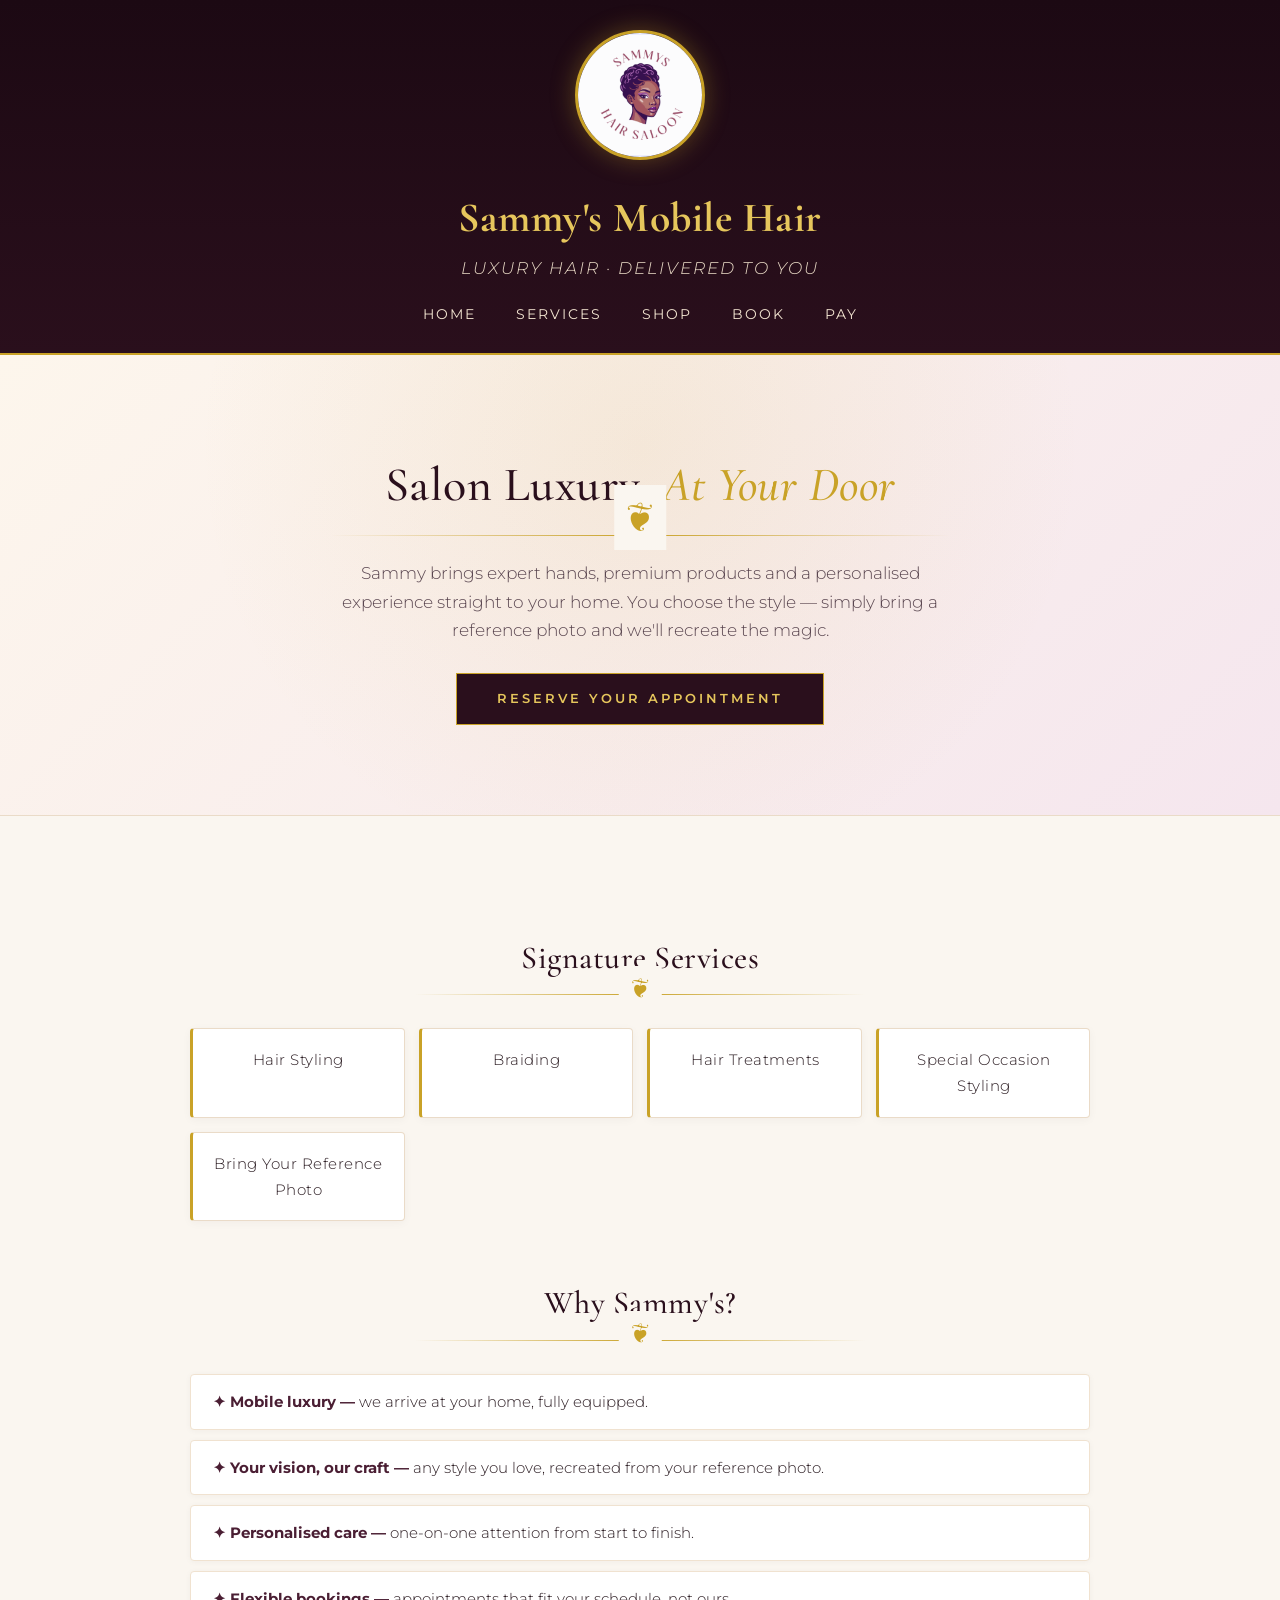
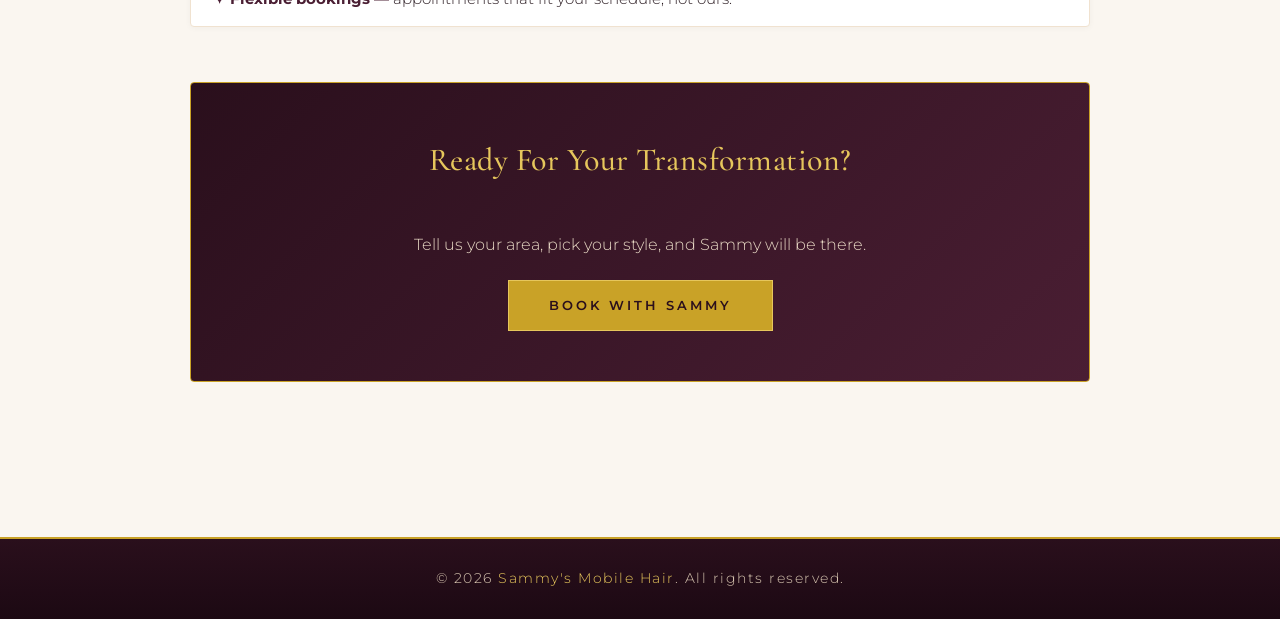
<file: index.html>
<!DOCTYPE html>
<html lang="en">
<head>
    <meta charset="UTF-8">
    <meta name="viewport" content="width=device-width, initial-scale=1.0">
    <meta name="description" content="Sammy's Mobile Hair - Luxury mobile hair styling at your door. Braiding, styling, treatments & special occasion hair. Bring a reference photo, we bring the glamour.">
    <title>Sammy's Mobile Hair | Luxury Hair, Delivered</title>
    <link href="https://fonts.googleapis.com/css2?family=Cormorant+Garamond:wght@500;700&family=Montserrat:wght@300;400;600&display=swap" rel="stylesheet">
    <style>
        :root {
            --plum: #2a0f1c;
            --plum-soft: #4a1e33;
            --gold: #c9a227;
            --gold-soft: #e6c65c;
            --cream: #faf6f0;
            --rose: #b76e79;
            --text: #2b1c22;
        }
        * { box-sizing: border-box; margin: 0; padding: 0; }
        body {
            font-family: 'Montserrat', Arial, sans-serif;
            background: var(--cream);
            color: var(--text);
            line-height: 1.7;
            font-weight: 300;
        }
        h1, h2, h3 { font-family: 'Cormorant Garamond', Georgia, serif; letter-spacing: 0.5px; }

        /* ---------- Header ---------- */
        header {
            background: linear-gradient(180deg, #1c0913 0%, #2a0f1c 100%);
            color: #fff;
            text-align: center;
            padding: 30px 20px 25px;
            border-bottom: 2px solid var(--gold);
        }
        header img {
            width: 130px;
            height: 130px;
            border-radius: 50%;
            object-fit: cover;
            border: 3px solid var(--gold);
            box-shadow: 0 0 25px rgba(201,162,39,0.35);
        }
        header h1 {
            color: var(--gold-soft);
            font-size: 2.6em;
            margin-top: 15px;
            font-weight: 700;
        }
        header p.tagline {
            color: #e8d9c5;
            font-style: italic;
            font-size: 1.05em;
            letter-spacing: 2px;
            text-transform: uppercase;
            margin-bottom: 18px;
        }
        nav { margin-top: 10px; }
        nav a {
            color: #f3e5d1;
            text-decoration: none;
            font-weight: 400;
            letter-spacing: 2px;
            text-transform: uppercase;
            font-size: 0.85em;
            margin: 0 14px;
            padding: 8px 4px;
            position: relative;
            transition: color 0.3s;
        }
        nav a::after {
            content: "";
            position: absolute;
            left: 0; right: 0; bottom: 0;
            height: 1px;
            background: var(--gold);
            transform: scaleX(0);
            transition: transform 0.3s;
        }
        nav a:hover { color: var(--gold-soft); }
        nav a:hover::after { transform: scaleX(1); }

        /* ---------- Hero ---------- */
        .hero {
            text-align: center;
            padding: 90px 20px;
            background:
                radial-gradient(circle at 50% 20%, rgba(201,162,39,0.10), transparent 60%),
                linear-gradient(135deg, #fdf6ec 0%, #f5e6ee 100%);
            border-bottom: 1px solid #eadbc8;
        }
        .hero h2 {
            font-size: 3em;
            color: var(--plum);
            margin-bottom: 15px;
            font-weight: 500;
        }
        .hero h2 span { color: var(--gold); font-style: italic; }
        .hero p {
            max-width: 620px;
            margin: 0 auto 28px;
            color: #5a4650;
            font-size: 1.05em;
        }
        .btn {
            display: inline-block;
            background: var(--plum);
            color: var(--gold-soft);
            padding: 14px 40px;
            border-radius: 0;
            text-decoration: none;
            font-weight: 600;
            letter-spacing: 3px;
            text-transform: uppercase;
            font-size: 0.8em;
            border: 1px solid var(--gold);
            transition: all 0.3s;
        }
        .btn:hover {
            background: var(--gold);
            color: var(--plum);
            letter-spacing: 4px;
        }

        /* ---------- Main ---------- */
        main {
            max-width: 950px;
            margin: 0 auto;
            padding: 60px 25px;
        }
        section { margin-bottom: 55px; }
        section h2 {
            color: var(--plum);
            font-size: 2em;
            text-align: center;
            margin-bottom: 25px;
            position: relative;
            padding-bottom: 18px;
            font-weight: 500;
        }
        section h2::after {
            content: "❦";
            color: var(--gold);
            position: absolute;
            bottom: -6px;
            left: 50%;
            transform: translateX(-50%);
            background: var(--cream);
            padding: 0 12px;
            font-size: 0.8em;
        }
        section h2::before {
            content: "";
            position: absolute;
            left: 25%; right: 25%;
            bottom: 8px;
            height: 1px;
            background: linear-gradient(90deg, transparent, var(--gold), transparent);
        }

        section ul {
            list-style: none;
            display: grid;
            grid-template-columns: repeat(auto-fit, minmax(200px, 1fr));
            gap: 14px;
        }
        section ul li {
            background: #fff;
            padding: 18px 20px;
            border-radius: 4px;
            border: 1px solid #eadbc8;
            border-left: 3px solid var(--gold);
            box-shadow: 0 2px 10px rgba(42,15,28,0.04);
            text-align: center;
            font-size: 0.95em;
            letter-spacing: 0.5px;
        }
        .why p {
            background: #fff;
            padding: 14px 22px;
            border-radius: 4px;
            margin-bottom: 10px;
            border: 1px solid #f0e2d0;
            box-shadow: 0 1px 6px rgba(42,15,28,0.04);
            font-size: 0.95em;
        }
        .why p strong { color: var(--plum-soft); }
        .book-cta {
            text-align: center;
            background: linear-gradient(135deg, #2a0f1c, #4a1e33);
            padding: 50px 25px;
            border-radius: 4px;
            color: #fff;
            border: 1px solid var(--gold);
        }
        .book-cta h2 { color: var(--gold-soft); }
        .book-cta h2::before, .book-cta h2::after { display: none; }
        .book-cta p { color: #e8d9c5; margin-bottom: 22px; }
        .book-cta .btn { background: var(--gold); color: var(--plum); border-color: var(--gold-soft); }
        .book-cta .btn:hover { background: transparent; color: var(--gold-soft); }

        footer {
            background: linear-gradient(180deg, #2a0f1c, #1c0913);
            color: #d7c5b0;
            text-align: center;
            padding: 28px 20px;
            margin-top: 40px;
            font-size: 0.85em;
            letter-spacing: 1.5px;
            border-top: 2px solid var(--gold);
        }
        footer p span { color: var(--gold-soft); }
        @media (max-width: 600px) {
            header h1 { font-size: 2em; }
            .hero h2 { font-size: 2.1em; }
            .hero { padding: 60px 15px; }
            nav a { display: inline-block; margin: 6px 8px; font-size: 0.75em; }
        }
    </style>
</head>
<body>

<header>
    <img src="Screenshot 2026-09-15 091352.png" alt="Sammy's Mobile Hair Logo">
    <h1>Sammy's Mobile Hair</h1>
    <p class="tagline">Luxury Hair · Delivered To You</p>
    <nav>
            <a href="index.html">Home</a>
        <a href="service.html">Services</a>
        <a href="shop.html">shop</a>
        <a href="contact.html">Book</a>
             <a href="payment.html">pay</a>
    </nav>
</header>

<section class="hero">
    <h2>Salon Luxury, <span>At Your Door</span></h2>
    <p>Sammy brings expert hands, premium products and a personalised experience straight to your home. You choose the style — simply bring a reference photo and we'll recreate the magic.</p>
    <a href="contact.html" class="btn">Reserve Your Appointment</a>
</section>

<main>
    <section>
        <h2>Signature Services</h2>
        <ul>
            <li>Hair Styling</li>
            <li>Braiding</li>
            <li>Hair Treatments</li>
            <li>Special Occasion Styling</li>
            <li>Bring Your Reference Photo</li>
        </ul>
    </section>

    <section class="why">
        <h2>Why Sammy's?</h2>
        <p><strong>✦ Mobile luxury —</strong> we arrive at your home, fully equipped.</p>
        <p><strong>✦ Your vision, our craft —</strong> any style you love, recreated from your reference photo.</p>
        <p><strong>✦ Personalised care —</strong> one-on-one attention from start to finish.</p>
        <p><strong>✦ Flexible bookings —</strong> appointments that fit your schedule, not ours.</p>
    </section>

    <section class="book-cta">
        <h2>Ready For Your Transformation?</h2>
        <p>Tell us your area, pick your style, and Sammy will be there.</p>
        <a href="contact.html" class="btn">Book With Sammy</a>
    </section>
</main>

<footer>
    <p>&copy; 2026 <span>Sammy's Mobile Hair</span>. All rights reserved.</p>
</footer>

</body>
</html>
</file>
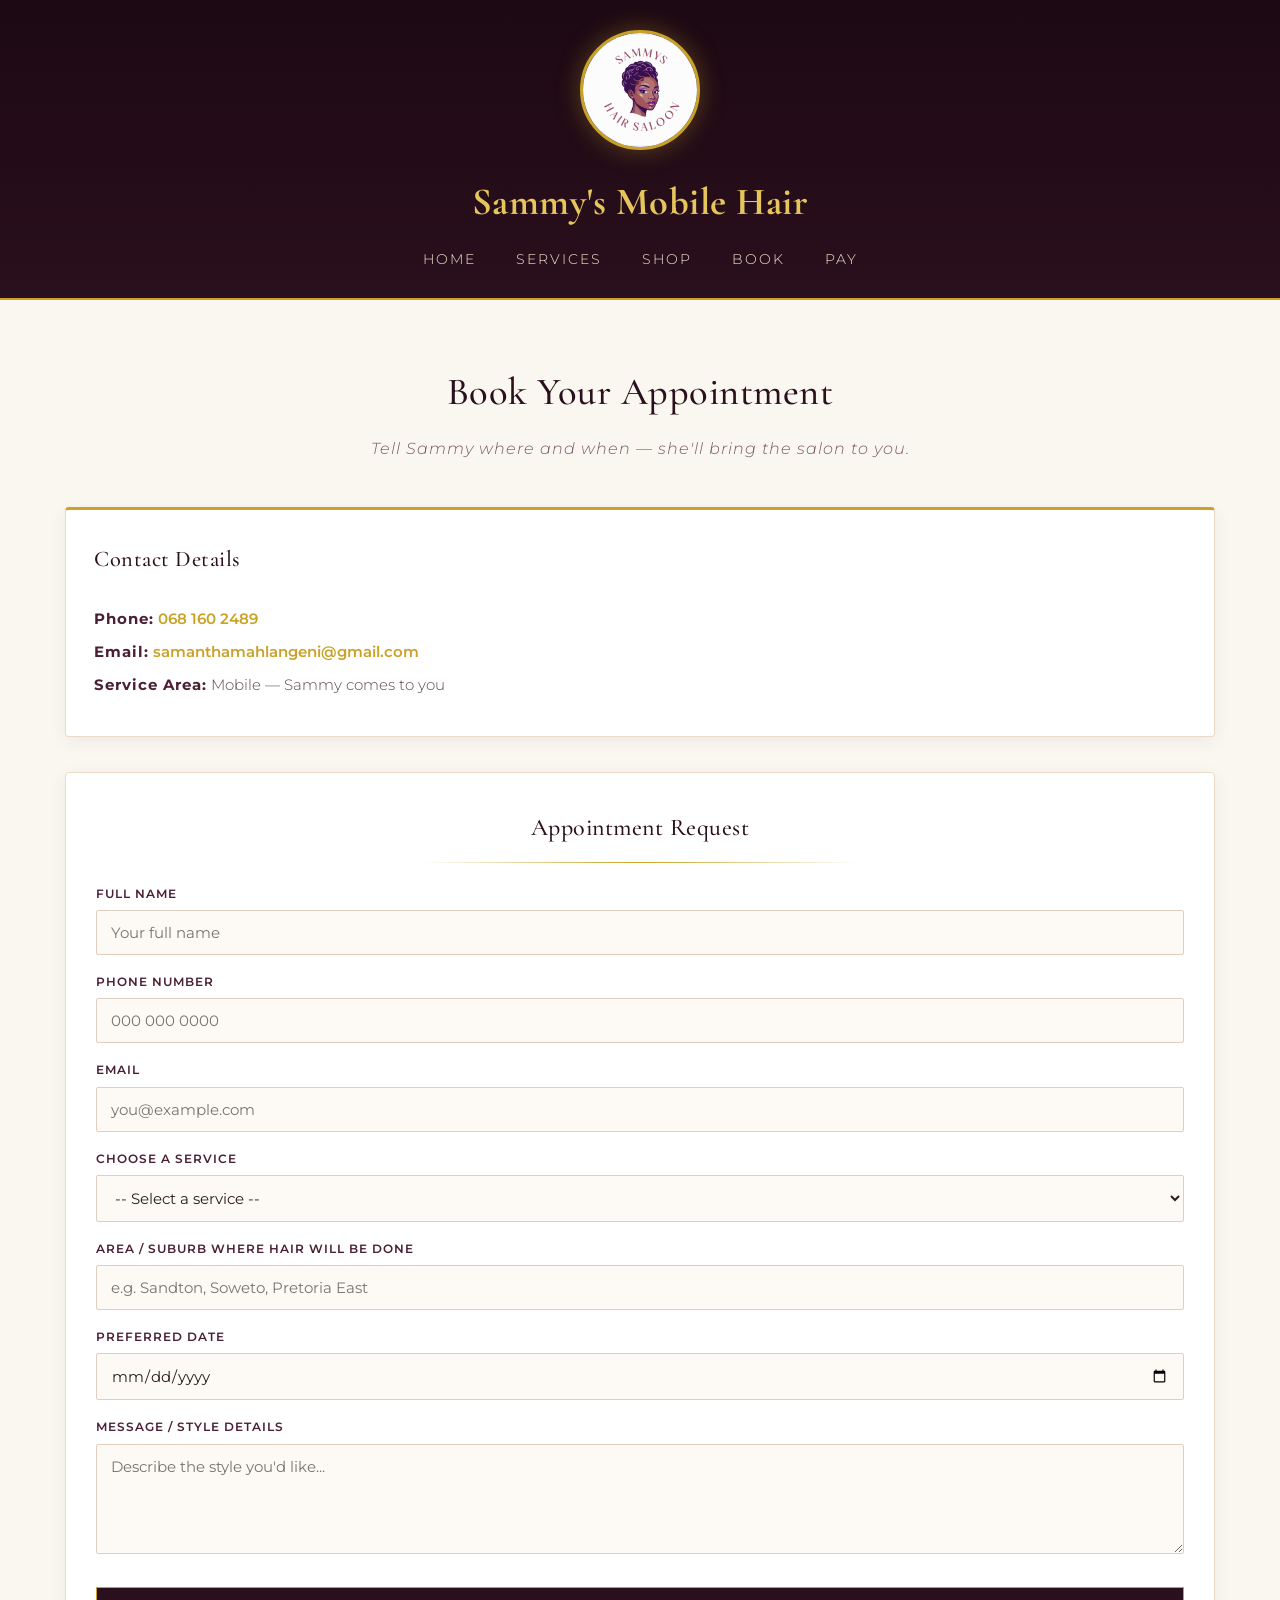
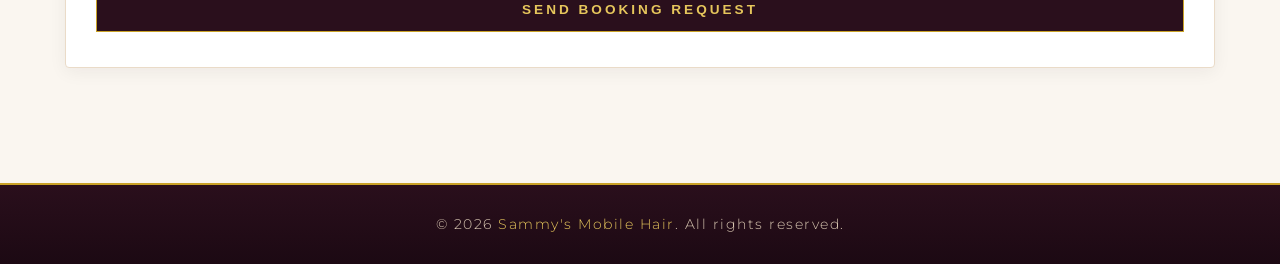
<file: contact (4).html>
<!DOCTYPE html>
<html lang="en">
<head>
    <meta charset="UTF-8">
    <meta name="viewport" content="width=device-width, initial-scale=1.0">
    <meta name="description" content="Book your mobile hair appointment with Sammy's Mobile Hair.">
    <title>Book Now | Sammy's Mobile Hair</title>
    <link href="https://fonts.googleapis.com/css2?family=Cormorant+Garamond:wght@500;700&family=Montserrat:wght@300;400;600&display=swap" rel="stylesheet">
    <link rel="stylesheet" href="style.css">
</head>
<body>

<header>
    <img src="Screenshot 2026-09-15 091352.png" alt="Sammy's Mobile Hair Logo">
    <h1>Sammy's Mobile Hair</h1>
    <nav>
        <a href="index.html">Home</a>
        <a href="service.html">Services</a>
        <a href="shop.html">Shop</a>
        <a href="contact.html">Book</a>
        <a href="payment.html">Pay</a>
    </nav>
</header>

<main>
    <h2>Book Your Appointment</h2>
    <p class="subtitle">Tell Sammy where and when — she'll bring the salon to you.</p>

    <div class="details">
        <h3>Contact Details</h3>
        <p><strong>Phone:</strong> <a href="tel:+27681602489">068 160 2489</a></p>
        <p><strong>Email:</strong> <a href="mailto:samanthamahlangeni@gmail.com">samanthamahlangeni@gmail.com</a></p>
        <p><strong>Service Area:</strong> Mobile — Sammy comes to you</p>
    </div>

    <!-- Form updated with JS validation logic -->
    <form action="mailto:samanthamahlangeni@gmail.com" method="post" enctype="text/plain">
        <h3>Appointment Request</h3>

        <label for="name">Full Name</label>
        <input type="text" id="name" name="name" placeholder="Your full name" required autocomplete="name">

        <label for="phone">Phone Number</label>
        <input type="tel" id="phone" name="phone" placeholder="000 000 0000" required autocomplete="tel">

        <label for="email">Email</label>
        <input type="email" id="email" name="email" placeholder="you@example.com" required autocomplete="email">

        <label for="service">Choose a Service</label>
        <select id="service" name="service" required>
            <option value="">-- Select a service --</option>
            <option>Hair Styling</option>
            <option>Braiding</option>
            <option>Hair Treatment</option>
            <option>Special Occasion Styling</option>
            <option>Custom Style (from reference photo)</option>
        </select>

        <label for="area">Area / Suburb Where Hair Will Be Done</label>
        <input type="text" id="area" name="area" placeholder="e.g. Sandton, Soweto, Pretoria East" required>

        <label for="date">Preferred Date</label>
        <input type="date" id="date" name="date" required>

        <label for="message">Message / Style Details</label>
        <textarea id="message" name="message" placeholder="Describe the style you'd like..."></textarea>

        <button type="submit">Send Booking Request</button>
    </form>
</main>

<footer>
    <p>&copy; 2026 <span>Sammy's Mobile Hair</span>. All rights reserved.</p>
</footer>

<script src="script.js"></script>
</body>
</html>
</file>
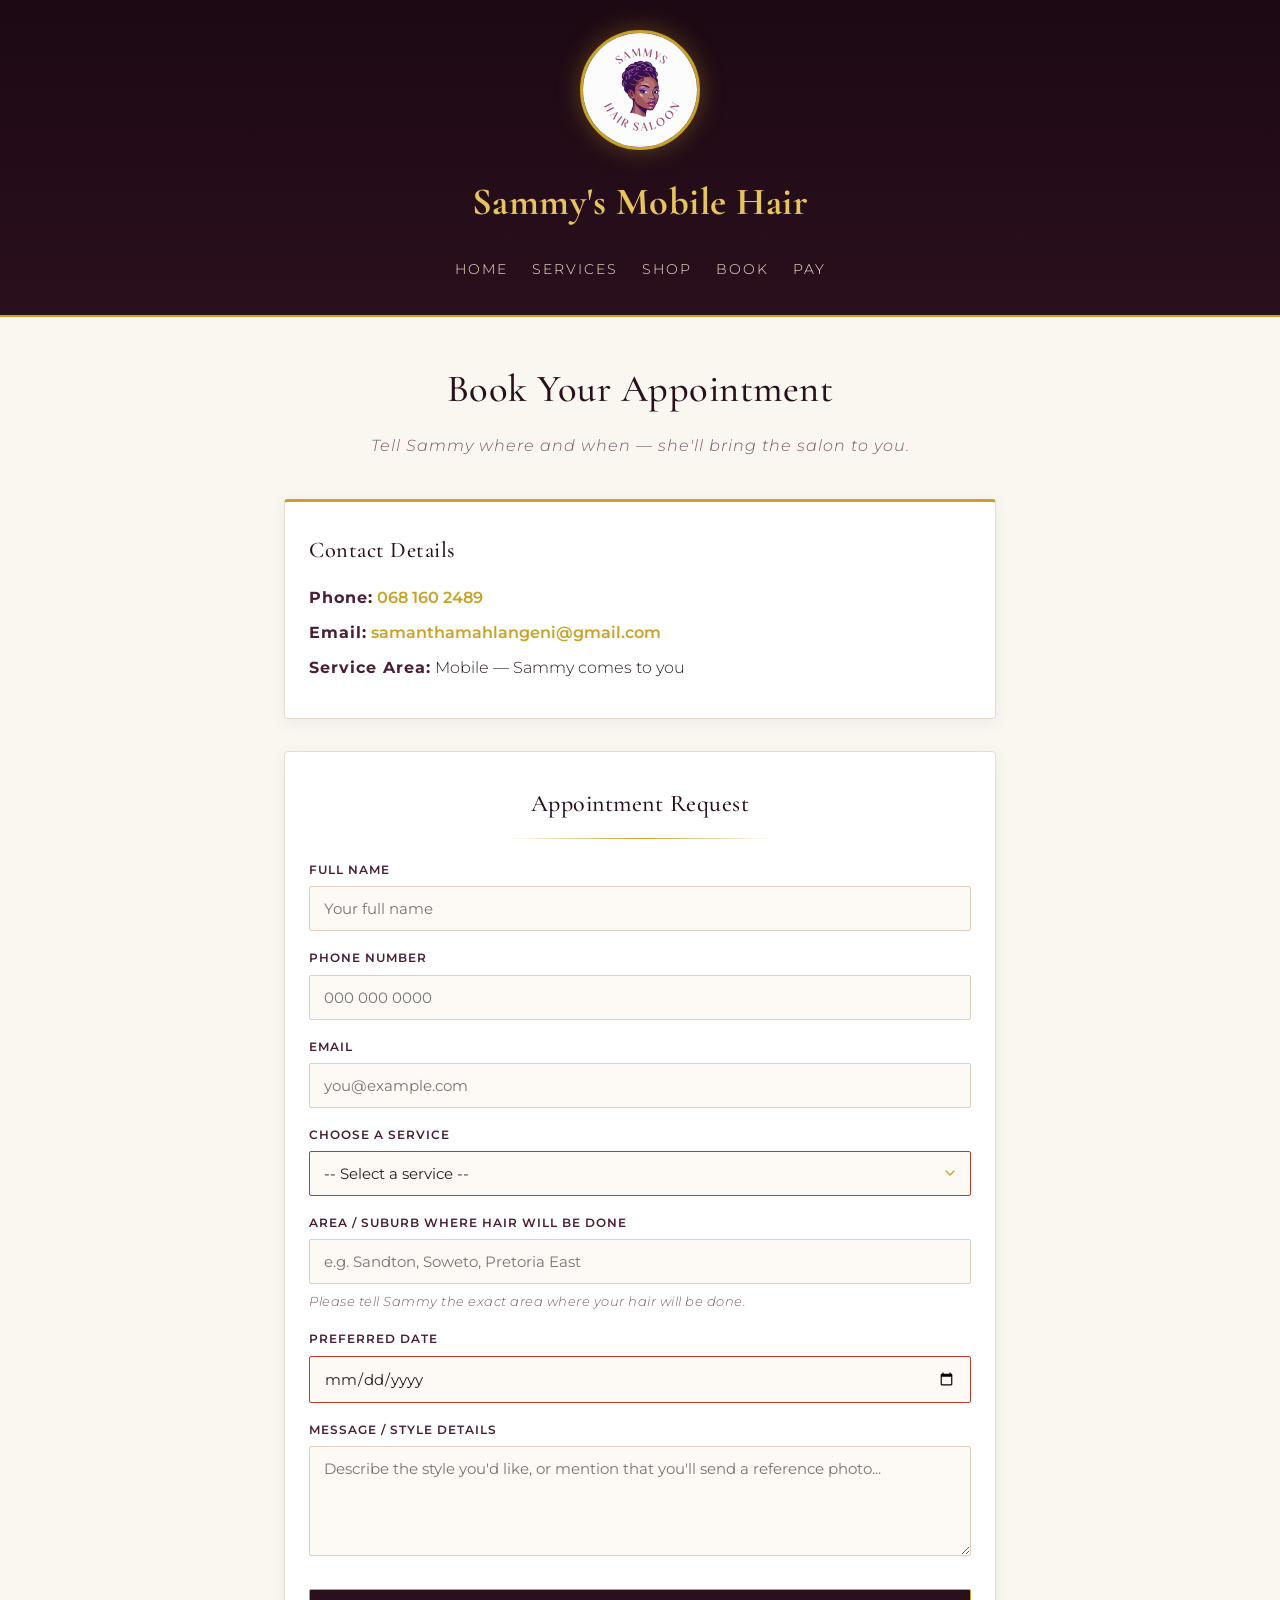
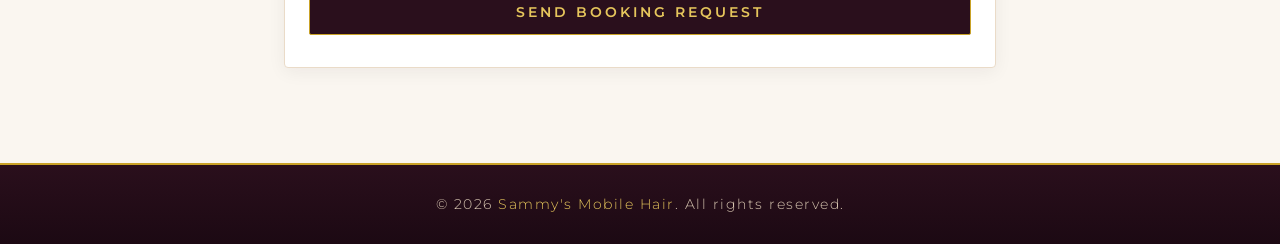
<file: contact.html>
<!DOCTYPE html>
<html lang="en">
<head>
    <meta charset="UTF-8">
    <meta name="viewport" content="width=device-width, initial-scale=1.0, user-scalable=yes">
    <meta name="description" content="Book your mobile hair appointment with Sammy's Mobile Hair. Tell Sammy your area, choose your style, and she'll come to you.">
    <title>Book Now | Sammy's Mobile Hair</title>
    <link href="https://fonts.googleapis.com/css2?family=Cormorant+Garamond:wght@500;700&family=Montserrat:wght@300;400;600&display=swap" rel="stylesheet">
    <style>
        /* ===== ROOT VARIABLES ===== */
        :root {
            --plum: #2a0f1c;
            --plum-soft: #4a1e33;
            --gold: #c9a227;
            --gold-soft: #e6c65c;
            --cream: #faf6f0;
            --text: #2b1c22;
        }

        /* ===== RESET & GLOBAL ===== */
        * {
            box-sizing: border-box;
            margin: 0;
            padding: 0;
        }

        html {
            scroll-behavior: smooth;
        }

        body {
            font-family: 'Montserrat', Arial, sans-serif;
            background: var(--cream);
            color: var(--text);
            line-height: 1.7;
            font-weight: 300;
            -webkit-tap-highlight-color: transparent;
            touch-action: manipulation;
        }

        h1, h2, h3 {
            font-family: 'Cormorant Garamond', Georgia, serif;
            letter-spacing: 0.5px;
        }

        /* ===== HEADER ===== */
        header {
            background: linear-gradient(180deg, #1c0913 0%, #2a0f1c 100%);
            color: #fff;
            text-align: center;
            padding: 30px 20px 25px;
            border-bottom: 2px solid var(--gold);
        }

        header img {
            width: clamp(90px, 20vw, 120px);
            height: clamp(90px, 20vw, 120px);
            border-radius: 50%;
            object-fit: cover;
            border: 3px solid var(--gold);
            box-shadow: 0 0 25px rgba(201, 162, 39, 0.35);
            transition: transform 0.3s ease;
        }

        header img:hover {
            transform: scale(1.02);
        }

        header h1 {
            color: var(--gold-soft);
            font-size: clamp(1.6rem, 6vw, 2.4em);
            margin-top: 12px;
            font-weight: 700;
        }

        /* ===== NAVIGATION ===== */
        nav {
            margin-top: 15px;
            display: flex;
            flex-wrap: wrap;
            justify-content: center;
            gap: 0.3rem 1rem;
        }

        nav a {
            color: #f3e5d1;
            text-decoration: none;
            letter-spacing: 2px;
            text-transform: uppercase;
            font-size: clamp(0.7rem, 3vw, 0.85em);
            padding: 8px 4px;
            position: relative;
            transition: color 0.3s;
            white-space: nowrap;
        }

        nav a::after {
            content: "";
            position: absolute;
            left: 0;
            right: 0;
            bottom: 0;
            height: 1px;
            background: var(--gold);
            transform: scaleX(0);
            transition: transform 0.3s;
        }

        nav a:hover {
            color: var(--gold-soft);
        }

        nav a:hover::after {
            transform: scaleX(1);
        }

        /* ===== MAIN ===== */
        main {
            max-width: 750px;
            margin: 0 auto;
            padding: 2.5rem 1.2rem;
        }

        main > h2 {
            color: var(--plum);
            font-size: clamp(1.6rem, 6vw, 2.4em);
            text-align: center;
            margin-bottom: 10px;
            font-weight: 500;
        }

        .intro {
            text-align: center;
            color: #7a5a68;
            font-style: italic;
            margin-bottom: 2.5rem;
            letter-spacing: 1px;
            font-size: clamp(0.9rem, 3.5vw, 1rem);
        }

        /* ===== CONTACT DETAILS CARD ===== */
        .details {
            background: #fff;
            padding: 1.8rem 1.5rem;
            border-radius: 4px;
            border: 1px solid #eadbc8;
            border-top: 3px solid var(--gold);
            box-shadow: 0 4px 18px rgba(42, 15, 28, 0.06);
            margin-bottom: 2rem;
            transition: box-shadow 0.3s;
        }

        .details:hover {
            box-shadow: 0 8px 28px rgba(42, 15, 28, 0.1);
        }

        .details h3 {
            color: var(--plum);
            margin-bottom: 15px;
            font-size: clamp(1.2rem, 4.5vw, 1.4em);
            font-weight: 500;
        }

        .details p {
            margin-bottom: 8px;
            font-size: clamp(0.9rem, 3.5vw, 1rem);
        }

        .details p strong {
            color: var(--plum-soft);
            letter-spacing: 1px;
        }

        .details a {
            color: var(--gold);
            text-decoration: none;
            font-weight: 600;
            transition: color 0.2s;
        }

        .details a:hover {
            text-decoration: underline;
            color: var(--plum);
        }

        /* ===== FORM ===== */
        form {
            background: #fff;
            padding: 2rem 1.5rem;
            border-radius: 4px;
            border: 1px solid #eadbc8;
            box-shadow: 0 4px 18px rgba(42, 15, 28, 0.06);
            transition: box-shadow 0.3s;
        }

        form:hover {
            box-shadow: 0 8px 28px rgba(42, 15, 28, 0.1);
        }

        form h3 {
            color: var(--plum);
            font-size: clamp(1.3rem, 5vw, 1.5em);
            margin-bottom: 20px;
            text-align: center;
            font-weight: 500;
            position: relative;
            padding-bottom: 14px;
        }

        form h3::after {
            content: "";
            position: absolute;
            left: 30%;
            right: 30%;
            bottom: 0;
            height: 1px;
            background: linear-gradient(90deg, transparent, var(--gold), transparent);
        }

        label {
            display: block;
            font-weight: 600;
            color: var(--plum-soft);
            margin-bottom: 6px;
            margin-top: 16px;
            letter-spacing: 1px;
            text-transform: uppercase;
            font-size: clamp(0.7rem, 2.8vw, 0.78em);
        }

        input, select, textarea {
            width: 100%;
            padding: 12px 14px;
            border: 1px solid #e0cfc0;
            border-radius: 2px;
            font-family: inherit;
            font-size: clamp(0.9rem, 3.5vw, 0.95em);
            background: #fdfaf5;
            color: var(--text);
            transition: border-color 0.3s, box-shadow 0.3s, background 0.3s;
            -webkit-appearance: none;
            appearance: none;
        }

        input:focus, select:focus, textarea:focus {
            outline: none;
            border-color: var(--gold);
            box-shadow: 0 0 0 3px rgba(201, 162, 39, 0.15);
            background: #fff;
        }

        textarea {
            resize: vertical;
            min-height: 110px;
        }

        select {
            background-image: url("data:image/svg+xml;charset=UTF-8,%3csvg xmlns='http://www.w3.org/2000/svg' viewBox='0 0 24 24' fill='none' stroke='%23c9a227' stroke-width='2' stroke-linecap='round' stroke-linejoin='round'%3e%3cpolyline points='6 9 12 15 18 9'%3e%3c/polyline%3e%3c/svg%3e");
            background-repeat: no-repeat;
            background-position: right 12px center;
            background-size: 16px;
            padding-right: 40px;
        }

        /* ===== SUBMIT BUTTON ===== */
        button[type="submit"] {
            margin-top: 25px;
            background: var(--plum);
            color: var(--gold-soft);
            border: 1px solid var(--gold);
            padding: 14px 24px;
            font-size: clamp(0.75rem, 3vw, 0.85em);
            font-weight: 600;
            letter-spacing: 3px;
            text-transform: uppercase;
            cursor: pointer;
            transition: all 0.3s;
            width: 100%;
            font-family: inherit;
            -webkit-appearance: none;
            appearance: none;
            border-radius: 2px;
        }

        button[type="submit"]:hover {
            background: var(--gold);
            color: var(--plum);
            letter-spacing: 4px;
        }

        button[type="submit"]:active {
            transform: scale(0.98);
        }

        /* ===== HINT TEXT ===== */
        .hint {
            font-size: clamp(0.75rem, 3vw, 0.82em);
            color: #7a5a68;
            font-style: italic;
            margin-top: 6px;
            letter-spacing: 0.5px;
        }

        /* ===== FOOTER ===== */
        footer {
            background: linear-gradient(180deg, #2a0f1c, #1c0913);
            color: #d7c5b0;
            text-align: center;
            padding: 28px 20px;
            margin-top: 55px;
            font-size: clamp(0.75rem, 3vw, 0.85em);
            letter-spacing: 1.5px;
            border-top: 2px solid var(--gold);
        }

        footer p span {
            color: var(--gold-soft);
        }

        /* ===== RESPONSIVE TWEAKS ===== */
        @media (max-width: 600px) {
            header {
                padding: 1.5rem 1rem;
            }

            nav {
                gap: 0.2rem 0.6rem;
            }

            nav a {
                letter-spacing: 1px;
                padding: 6px 2px;
            }

            main {
                padding: 2rem 1rem;
            }

            .details {
                padding: 1.5rem 1.2rem;
            }

            form {
                padding: 1.5rem 1.2rem;
            }

            button[type="submit"] {
                letter-spacing: 2px;
                padding: 13px 20px;
            }
        }

        @media (max-width: 400px) {
            header img {
                width: 80px;
                height: 80px;
            }

            nav a {
                font-size: 0.65rem;
                letter-spacing: 1px;
            }

            main > h2 {
                font-size: 1.5rem;
            }

            form h3::after {
                left: 20%;
                right: 20%;
            }

            .details p {
                font-size: 0.85rem;
            }
        }

        /* ===== ACCESSIBILITY ===== */
        a:focus-visible,
        button:focus-visible,
        input:focus-visible,
        select:focus-visible,
        textarea:focus-visible {
            outline: 3px solid var(--gold);
            outline-offset: 2px;
        }

        /* ===== FORM VALIDATION STYLES ===== */
        input:invalid:not(:placeholder-shown),
        select:invalid:not(:placeholder-shown),
        textarea:invalid:not(:placeholder-shown) {
            border-color: #c0392b;
        }

        input:valid:not(:placeholder-shown),
        select:valid:not(:placeholder-shown),
        textarea:valid:not(:placeholder-shown) {
            border-color: #27ae60;
        }
    </style>
</head>
<body>

    <!-- ===== HEADER ===== -->
    <header>
        <img src="Screenshot 2026-09-15 091352.png" alt="Sammy's Mobile Hair Logo">
        <h1>Sammy's Mobile Hair</h1>
        <nav>
            <a href="index.html">Home</a>
            <a href="service.html">Services</a>
            <a href="shop.html">Shop</a>
            <a href="contact.html">Book</a>
            <a href="pay.html">Pay</a>
        </nav>
    </header>

    <!-- ===== MAIN CONTENT ===== -->
    <main>
        <h2>Book Your Appointment</h2>
        <p class="intro">Tell Sammy where and when — she'll bring the salon to you.</p>

        <!-- CONTACT DETAILS -->
        <div class="details">
            <h3>Contact Details</h3>
            <p><strong>Phone:</strong> <a href="tel:+27681602489">068 160 2489</a></p>
            <p><strong>Email:</strong> <a href="mailto:samanthamahlangeni@gmail.com">samanthamahlangeni@gmail.com</a></p>
            <p><strong>Service Area:</strong> Mobile — Sammy comes to you</p>
        </div>

        <!-- BOOKING FORM -->
        <form action="mailto:samanthamahlangeni@gmail.com" method="post" enctype="text/plain" id="booking-form">
            <h3>Appointment Request</h3>

            <label for="name">Full Name</label>
            <input type="text" id="name" name="name" placeholder="Your full name" required autocomplete="name">

            <label for="phone">Phone Number</label>
            <input type="tel" id="phone" name="phone" placeholder="000 000 0000" required autocomplete="tel">

            <label for="email">Email</label>
            <input type="email" id="email" name="email" placeholder="you@example.com" required autocomplete="email">

            <label for="service">Choose a Service</label>
            <select id="service" name="service" required>
                <option value="">-- Select a service --</option>
                <option>Hair Styling</option>
                <option>Braiding</option>
                <option>Hair Treatment</option>
                <option>Special Occasion Styling</option>
                <option>Custom Style (from reference photo)</option>
            </select>

            <label for="area">Area / Suburb Where Hair Will Be Done</label>
            <input type="text" id="area" name="area" placeholder="e.g. Sandton, Soweto, Pretoria East" required>
            <p class="hint">Please tell Sammy the exact area where your hair will be done.</p>

            <label for="date">Preferred Date</label>
            <input type="date" id="date" name="date" required>

            <label for="message">Message / Style Details</label>
            <textarea id="message" name="message" placeholder="Describe the style you'd like, or mention that you'll send a reference photo..."></textarea>

            <button type="submit">Send Booking Request</button>
        </form>
    </main>

    <!-- ===== FOOTER ===== -->
    <footer>
        <p>&copy; 2026 <span>Sammy's Mobile Hair</span>. All rights reserved.</p>
    </footer>

    <!-- ===== INTERACTIVE JAVASCRIPT ===== -->
    <script>
        (function() {
            'use strict';

            // ===== FORM SUBMISSION FEEDBACK =====
            const form = document.getElementById('booking-form');
            if (form) {
                form.addEventListener('submit', function(e) {
                    const button = this.querySelector('button[type="submit"]');
                    if (button) {
                        button.textContent = 'Sending...';
                        button.disabled = true;
                        button.style.opacity = '0.7';
                    }
                    // Form will continue to submit normally via mailto:
                    // The button state will reset if user navigates back
                });
            }

            // ===== TOUCH FEEDBACK FOR BUTTONS AND LINKS =====
            const interactiveElements = document.querySelectorAll('a, button, input, select, textarea');
            interactiveElements.forEach(function(el) {
                el.addEventListener('touchstart', function() {
                    // Add subtle feedback class
                    this.style.transition = 'transform 0.1s';
                }, { passive: true });

                el.addEventListener('touchend', function() {
                    this.style.transition = '';
                });
            });

            // ===== DETECT TOUCH DEVICE =====
            if ('ontouchstart' in window || navigator.maxTouchPoints > 0) {
                document.body.classList.add('touch-device');
            }

            // ===== SMOOTH SCROLL FOR INTERNAL LINKS =====
            document.querySelectorAll('a[href^="#"]').forEach(function(anchor) {
                anchor.addEventListener('click', function(e) {
                    const targetId = this.getAttribute('href');
                    if (targetId === '#') return;
                    const targetEl = document.querySelector(targetId);
                    if (targetEl) {
                        e.preventDefault();
                        targetEl.scrollIntoView({ behavior: 'smooth', block: 'start' });
                    }
                });
            });

            // ===== DATE INPUT MINIMUM SET TO TODAY =====
            const dateInput = document.getElementById('date');
            if (dateInput) {
                const today = new Date().toISOString().split('T')[0];
                dateInput.setAttribute('min', today);
            }

            // ===== AUTO-ADVANCE / FOCUS IMPROVEMENTS =====
            // When user selects a service, gently move focus to the next field
            const serviceSelect = document.getElementById('service');
            if (serviceSelect) {
                serviceSelect.addEventListener('change', function() {
                    if (this.value) {
                        const areaInput = document.getElementById('area');
                        if (areaInput && !areaInput.value) {
                            // Don't auto-focus on mobile as it may be jarring
                            if (window.innerWidth > 768) {
                                areaInput.focus();
                            }
                        }
                    }
                });
            }

            console.log('Sammy\'s Mobile Hair – booking page ready.');
        })();
    </script>

</body>
</html>
</file>
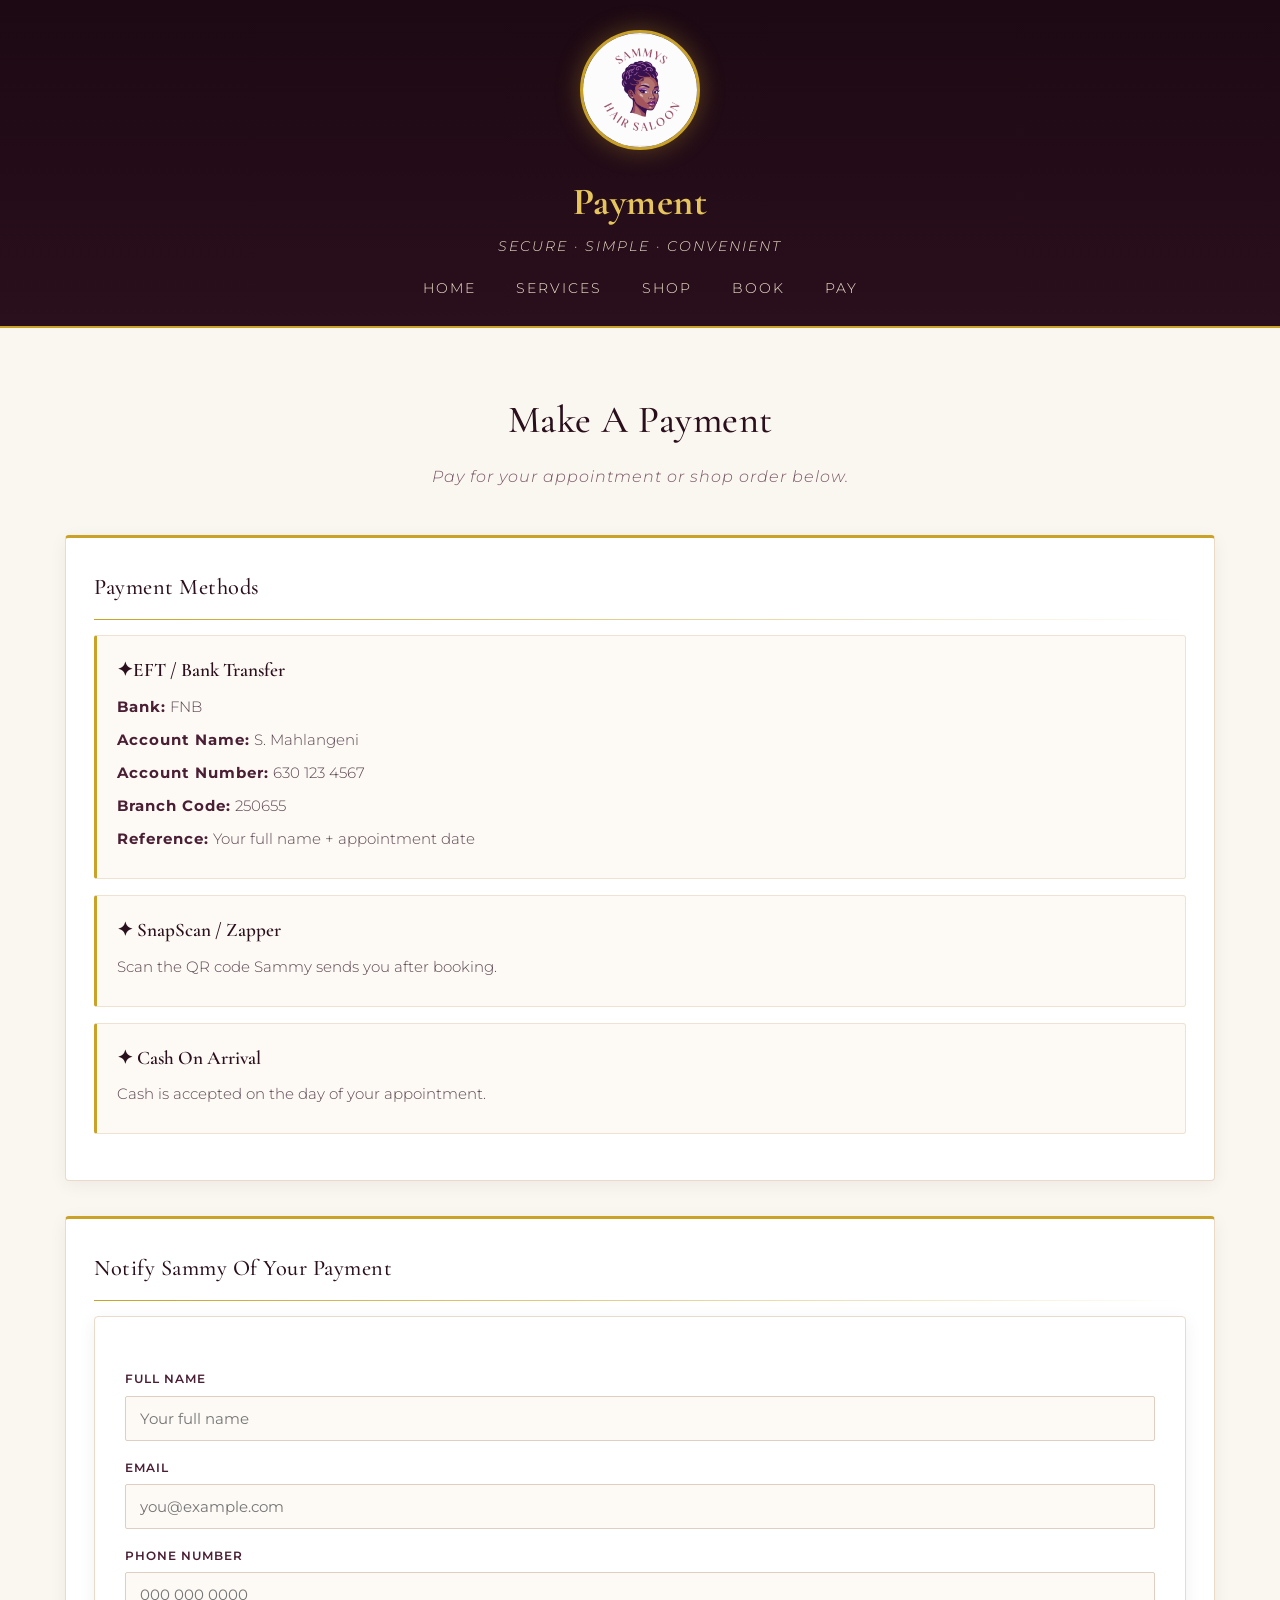
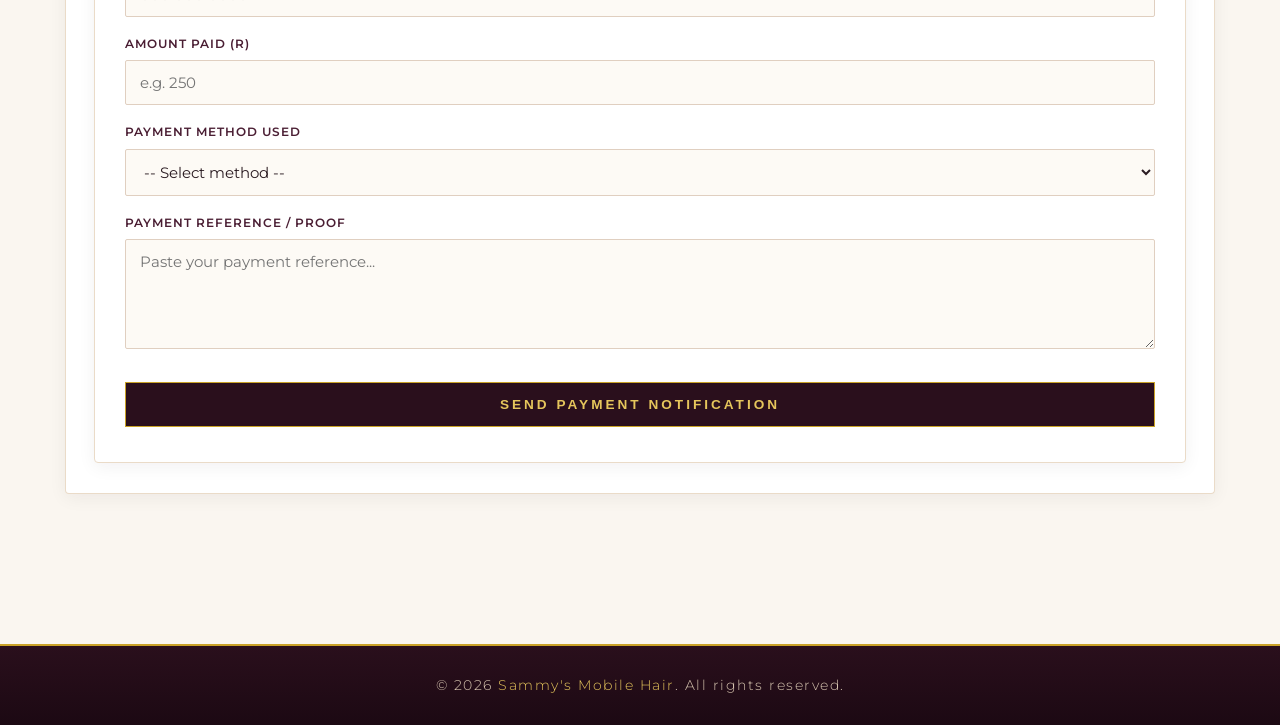
<file: pay (2).html>
<!DOCTYPE html>
<html lang="en">
<head>
    <meta charset="UTF-8">
    <meta name="viewport" content="width=device-width, initial-scale=1.0">
    <meta name="description" content="Pay for your Sammy's Mobile Hair appointment securely.">
    <title>Payment | Sammy's Mobile Hair</title>
    <link href="https://fonts.googleapis.com/css2?family=Cormorant+Garamond:wght@500;700&family=Montserrat:wght@300;400;600&display=swap" rel="stylesheet">
    <link rel="stylesheet" href="style.css">
</head>
<body>

<header>
    <img src="Screenshot 2026-09-15 091352.png" alt="Sammy's Mobile Hair Logo">
    <h1>Payment</h1>
    <p>Secure · Simple · Convenient</p>
    <nav>
        <a href="index.html">Home</a>
        <a href="service.html">Services</a>
        <a href="shop.html">Shop</a>
        <a href="contact.html">Book</a>
        <a href="payment.html">Pay</a>
    </nav>
</header>

<main>
    <h2>Make A Payment</h2>
    <p class="subtitle">Pay for your appointment or shop order below.</p>

    <div class="payment-box">
        <h3>Payment Methods</h3>
        <div class="method">
            <h4>✦EFT / Bank Transfer</h4>
            <p><strong>Bank:</strong> FNB</p>
            <p><strong>Account Name:</strong> S. Mahlangeni</p>
            <p><strong>Account Number:</strong> 630 123 4567</p>
            <p><strong>Branch Code:</strong> 250655</p>
            <p><strong>Reference:</strong> Your full name + appointment date</p>
        </div>
        <div class="method">
            <h4>✦ SnapScan / Zapper</h4>
            <p>Scan the QR code Sammy sends you after booking.</p>
        </div>
        <div class="method">
            <h4>✦ Cash On Arrival</h4>
            <p>Cash is accepted on the day of your appointment.</p>
        </div>
    </div>

    <div class="payment-box">
        <h3>Notify Sammy Of Your Payment</h3>
        <form action="mailto:samanthamahlangeni@gmail.com" method="post" enctype="text/plain">
            <label for="pay-name">Full Name</label>
            <input type="text" id="pay-name" name="name" placeholder="Your full name" required>

            <label for="pay-email">Email</label>
            <input type="email" id="pay-email" name="email" placeholder="you@example.com" required>

            <label for="pay-phone">Phone Number</label>
            <input type="tel" id="pay-phone" name="phone" placeholder="000 000 0000" required>

            <label for="pay-amount">Amount Paid (R)</label>
            <input type="number" id="pay-amount" name="amount" placeholder="e.g. 250" min="0" step="10" required>

            <label for="pay-method">Payment Method Used</label>
            <select id="pay-method" name="method" required>
                <option value="">-- Select method --</option>
                <option>EFT / Bank Transfer</option>
                <option>SnapScan / Zapper</option>
                <option>Cash On Arrival</option>
                <option>PayFast (Card / Instant EFT)</option>
            </select>

            <label for="pay-ref">Payment Reference / Proof</label>
            <textarea id="pay-ref" name="reference" placeholder="Paste your payment reference..." required></textarea>

            <button type="submit">Send Payment Notification</button>
        </form>
    </div>
</main>

<footer>
    <p>&copy; 2026 <span>Sammy's Mobile Hair</span>. All rights reserved.</p>
</footer>

<script src="script.js"></script>
</body>
</html>
</file>
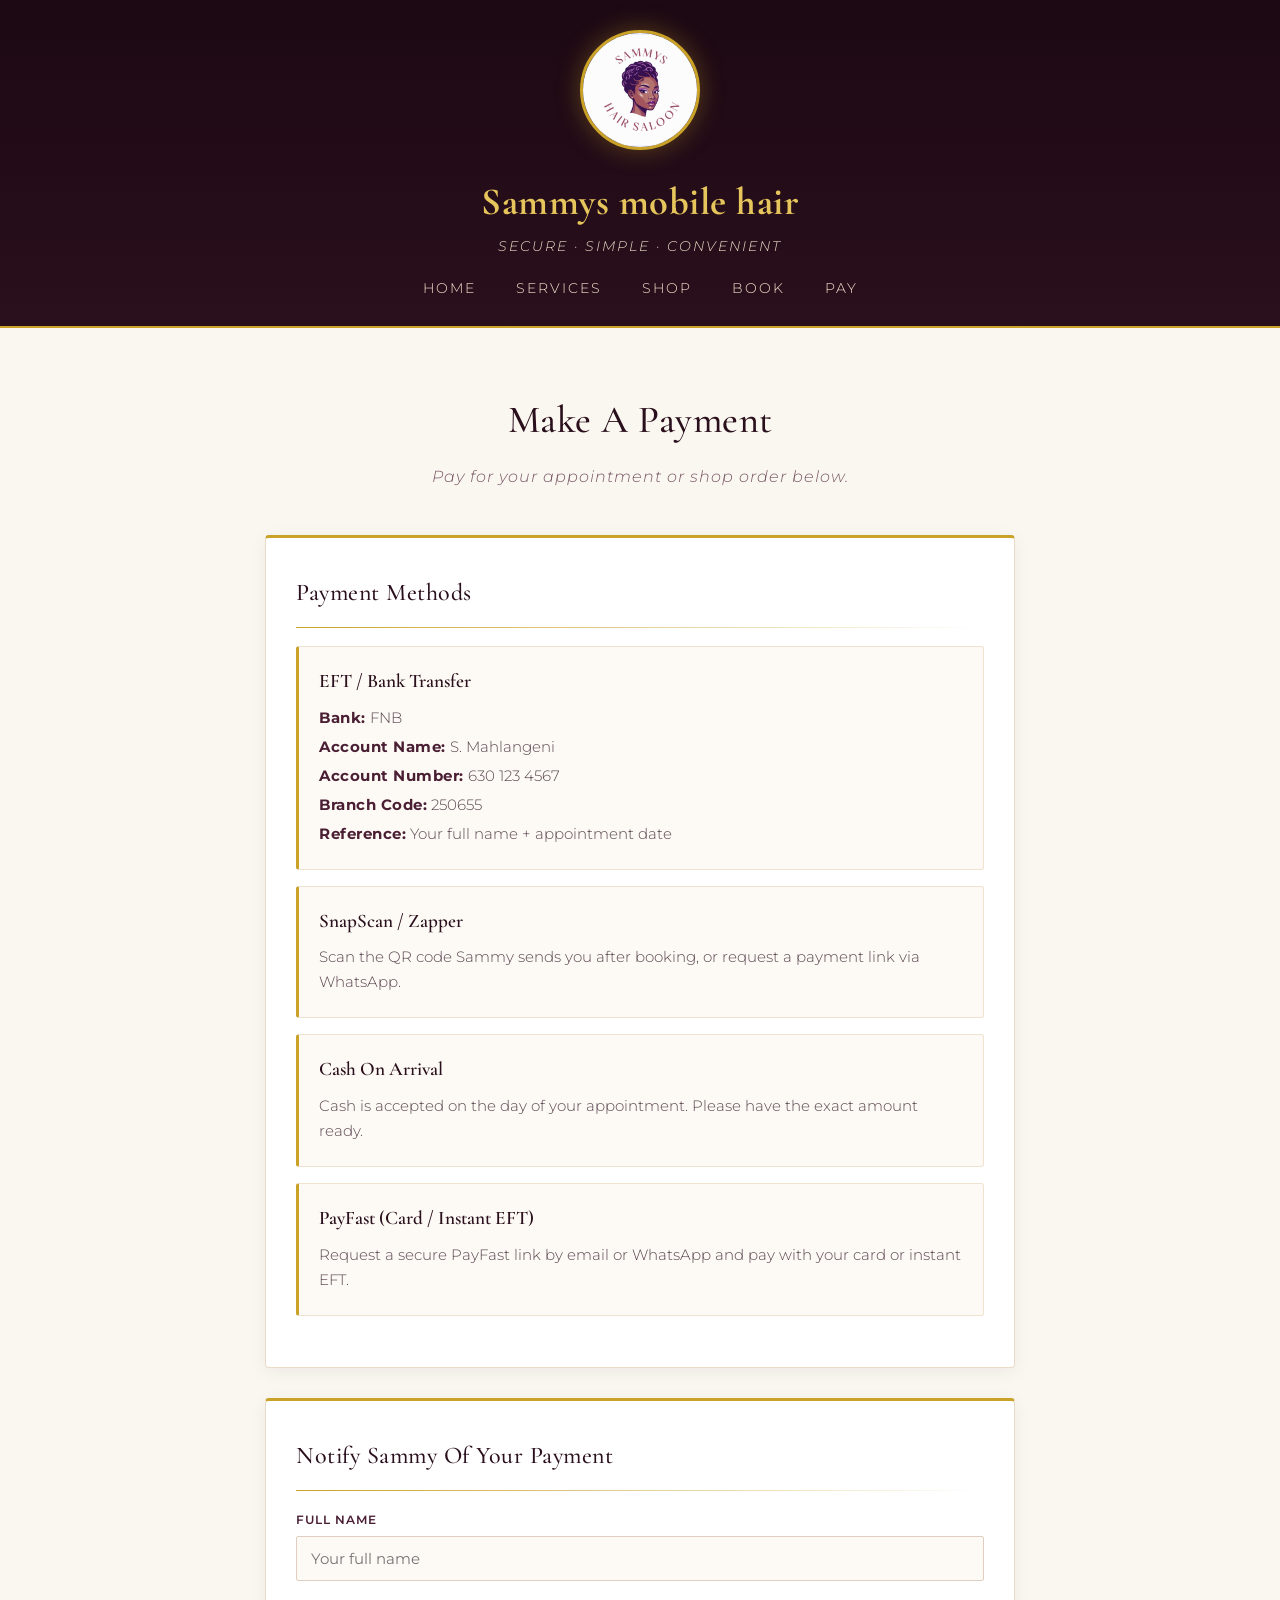
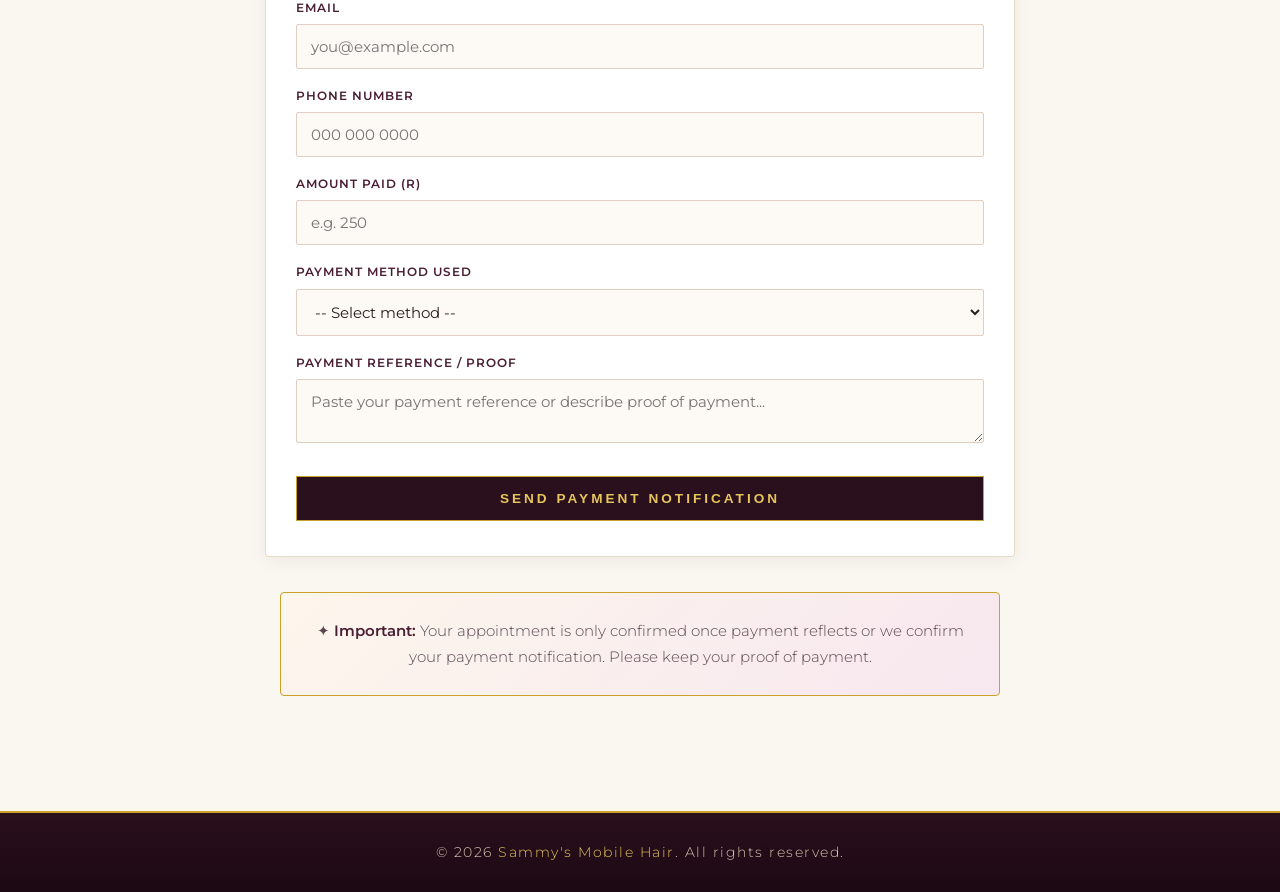
<file: pay.html>
<!DOCTYPE html>
<html lang="en">
<head>
    <meta charset="UTF-8">
    <meta name="viewport" content="width=device-width, initial-scale=1.0">
    <meta name="description" content="Pay for your Sammy's Mobile Hair appointment securely. EFT, SnapScan and cash accepted.">
    <title>Payment | Sammy's Mobile Hair</title>
    <link href="https://fonts.googleapis.com/css2?family=Cormorant+Garamond:wght@500;700&family=Montserrat:wght@300;400;600&display=swap" rel="stylesheet">
    <style>
        :root {
            --plum: #2a0f1c;
            --plum-soft: #4a1e33;
            --gold: #c9a227;
            --gold-soft: #e6c65c;
            --cream: #faf6f0;
            --text: #2b1c22;
        }
        * { box-sizing: border-box; margin: 0; padding: 0; }
        body {
            font-family: 'Montserrat', Arial, sans-serif;
            background: var(--cream);
            color: var(--text);
            line-height: 1.7;
            font-weight: 300;
        }
        h1, h2, h3 { font-family: 'Cormorant Garamond', Georgia, serif; letter-spacing: 0.5px; }

        header {
            background: linear-gradient(180deg, #1c0913 0%, #2a0f1c 100%);
            color: #fff;
            text-align: center;
            padding: 30px 20px 25px;
            border-bottom: 2px solid var(--gold);
        }
        header img {
            width: 120px; height: 120px;
            border-radius: 50%;
            object-fit: cover;
            border: 3px solid var(--gold);
            box-shadow: 0 0 25px rgba(201,162,39,0.35);
        }
        header h1 {
            color: var(--gold-soft);
            font-size: 2.4em;
            margin-top: 12px;
            font-weight: 700;
        }
        header p {
            color: #e8d9c5;
            font-style: italic;
            letter-spacing: 2px;
            text-transform: uppercase;
            font-size: 0.85em;
            margin-bottom: 15px;
        }
        nav { margin-top: 10px; }
        nav a {
            color: #f3e5d1;
            text-decoration: none;
            letter-spacing: 2px;
            text-transform: uppercase;
            font-size: 0.85em;
            margin: 0 14px;
            padding: 8px 4px;
            position: relative;
            transition: color 0.3s;
        }
        nav a::after {
            content: ""; position: absolute;
            left: 0; right: 0; bottom: 0;
            height: 1px; background: var(--gold);
            transform: scaleX(0);
            transition: transform 0.3s;
        }
        nav a:hover { color: var(--gold-soft); }
        nav a:hover::after { transform: scaleX(1); }

        main {
            max-width: 800px;
            margin: 0 auto;
            padding: 60px 25px;
        }
        main > h2 {
            text-align: center;
            color: var(--plum);
            font-size: 2.4em;
            margin-bottom: 10px;
            font-weight: 500;
        }
        .subtitle {
            text-align: center;
            color: #7a5a68;
            font-style: italic;
            margin-bottom: 45px;
            letter-spacing: 1px;
        }

        .payment-box {
            background: #fff;
            padding: 35px 30px;
            border-radius: 4px;
            border: 1px solid #eadbc8;
            border-top: 3px solid var(--gold);
            box-shadow: 0 4px 18px rgba(42,15,28,0.06);
            margin-bottom: 30px;
        }
        .payment-box h3 {
            color: var(--plum);
            font-size: 1.5em;
            margin-bottom: 18px;
            font-weight: 500;
            position: relative;
            padding-bottom: 14px;
        }
        .payment-box h3::after {
            content: "";
            position: absolute;
            left: 0; right: 0; bottom: 0;
            height: 1px;
            background: linear-gradient(90deg, var(--gold), transparent);
        }

        .method {
            background: #fdfaf5;
            border: 1px solid #f0e2d0;
            border-left: 3px solid var(--gold);
            padding: 18px 20px;
            margin-bottom: 16px;
            border-radius: 3px;
        }
        .method h4 {
            font-family: 'Cormorant Garamond', Georgia, serif;
            color: var(--plum);
            font-size: 1.2em;
            margin-bottom: 8px;
            font-weight: 600;
        }
        .method p {
            font-size: 0.92em;
            color: #5a4650;
            margin-bottom: 4px;
        }
        .method p strong {
            color: var(--plum-soft);
            letter-spacing: 0.5px;
        }

        label {
            display: block;
            font-weight: 600;
            color: var(--plum-soft);
            margin-bottom: 6px;
            margin-top: 16px;
            letter-spacing: 1px;
            text-transform: uppercase;
            font-size: 0.78em;
        }
        input, select, textarea {
            width: 100%;
            padding: 12px 14px;
            border: 1px solid #e0cfc0;
            border-radius: 2px;
            font-family: inherit;
            font-size: 0.95em;
            background: #fdfaf5;
            color: var(--text);
            transition: border-color 0.3s, box-shadow 0.3s;
        }
        input:focus, select:focus, textarea:focus {
            outline: none;
            border-color: var(--gold);
            box-shadow: 0 0 0 3px rgba(201,162,39,0.15);
            background: #fff;
        }
        button[type="submit"] {
            margin-top: 25px;
            background: var(--plum);
            color: var(--gold-soft);
            border: 1px solid var(--gold);
            padding: 14px 24px;
            font-size: 0.85em;
            font-weight: 600;
            letter-spacing: 3px;
            text-transform: uppercase;
            cursor: pointer;
            transition: all 0.3s;
            width: 100%;
        }
        button[type="submit"]:hover {
            background: var(--gold);
            color: var(--plum);
            letter-spacing: 4px;
        }

        .note {
            max-width: 720px;
            margin: 35px auto 0;
            text-align: center;
            padding: 25px 25px;
            background: linear-gradient(135deg, #fdf6ec, #f7e7ef);
            border: 1px solid var(--gold);
            border-radius: 4px;
        }
        .note p { color: #5a4650; font-size: 0.95em; }
        .note p span { color: var(--plum-soft); font-weight: 600; }

        footer {
            background: linear-gradient(180deg, #2a0f1c, #1c0913);
            color: #d7c5b0;
            text-align: center;
            padding: 28px 20px;
            margin-top: 55px;
            font-size: 0.85em;
            letter-spacing: 1.5px;
            border-top: 2px solid var(--gold);
        }
        footer p span { color: var(--gold-soft); }

        @media (max-width: 600px) {
            header h1 { font-size: 1.9em; }
            main > h2 { font-size: 1.9em; }
            .payment-box { padding: 25px 20px; }
            nav a { display: inline-block; margin: 6px 8px; font-size: 0.75em; }
        }
    </style>
</head>
<body>

<header>
    <img src="Screenshot 2026-09-15 091352.png" alt="Sammy's Mobile Hair Logo">
    <h1>Sammys mobile hair</h1>
    <p>Secure · Simple · Convenient</p>
    <nav>
        <a href="index.html">Home</a>
        <a href="service.html">Services</a>
        <a href="shop.html">Shop</a>
        <a href="contact.html">Book</a>
        <a href="payment.html">Pay</a>
    </nav>
</header>

<main>
    <h2>Make A Payment</h2>
    <p class="subtitle">Pay for your appointment or shop order below.</p>

    <div class="payment-box">
        <h3>Payment Methods</h3>

        <div class="method">
            <h4> EFT / Bank Transfer</h4>
            <p><strong>Bank:</strong> FNB</p>
            <p><strong>Account Name:</strong> S. Mahlangeni</p>
            <p><strong>Account Number:</strong> 630 123 4567</p>
            <p><strong>Branch Code:</strong> 250655</p>
            <p><strong>Reference:</strong> Your full name + appointment date</p>
        </div>

        <div class="method">
            <h4> SnapScan / Zapper</h4>
            <p>Scan the QR code Sammy sends you after booking, or request a payment link via WhatsApp.</p>
        </div>

        <div class="method">
            <h4>Cash On Arrival</h4>
            <p> Cash is accepted on the day of your appointment. Please have the exact amount ready.</p>
        </div>

        <div class="method">
            <h4> PayFast (Card / Instant EFT)</h4>
            <p>Request a secure PayFast link by email or WhatsApp and pay with your card or instant EFT.</p>
        </div>
    </div>

    <div class="payment-box">
        <h3>Notify Sammy Of Your Payment</h3>
        <form action="mailto:samanthamahlangeni@gmail.com" method="post" enctype="text/plain">
            <label for="pay-name">Full Name</label>
            <input type="text" id="pay-name" name="name" placeholder="Your full name" required>

            <label for="pay-email">Email</label>
            <input type="email" id="pay-email" name="email" placeholder="you@example.com" required>

            <label for="pay-phone">Phone Number</label>
            <input type="tel" id="pay-phone" name="phone" placeholder="000 000 0000" required>

            <label for="pay-amount">Amount Paid (R)</label>
            <input type="number" id="pay-amount" name="amount" placeholder="e.g. 250" min="0" step="10" required>

            <label for="pay-method">Payment Method Used</label>
            <select id="pay-method" name="method" required>
                <option value="">-- Select method --</option>
                <option>EFT / Bank Transfer</option>
                <option>SnapScan / Zapper</option>
                <option>Cash On Arrival</option>
                <option>PayFast (Card / Instant EFT)</option>
            </select>

            <label for="pay-ref">Payment Reference / Proof</label>
            <textarea id="pay-ref" name="reference" placeholder="Paste your payment reference or describe proof of payment..." required></textarea>

            <button type="submit">Send Payment Notification</button>
        </form>
    </div>

    <div class="note">
        <p> ✦ <span>Important:</span> Your appointment is only confirmed once payment reflects or we confirm your payment notification. Please keep your proof of payment.</p>
    </div>
</main>

<footer>
    <p>&copy; 2026 <span>Sammy's Mobile Hair</span>. All rights reserved.</p>
</footer>

</body>
</html>
</file>
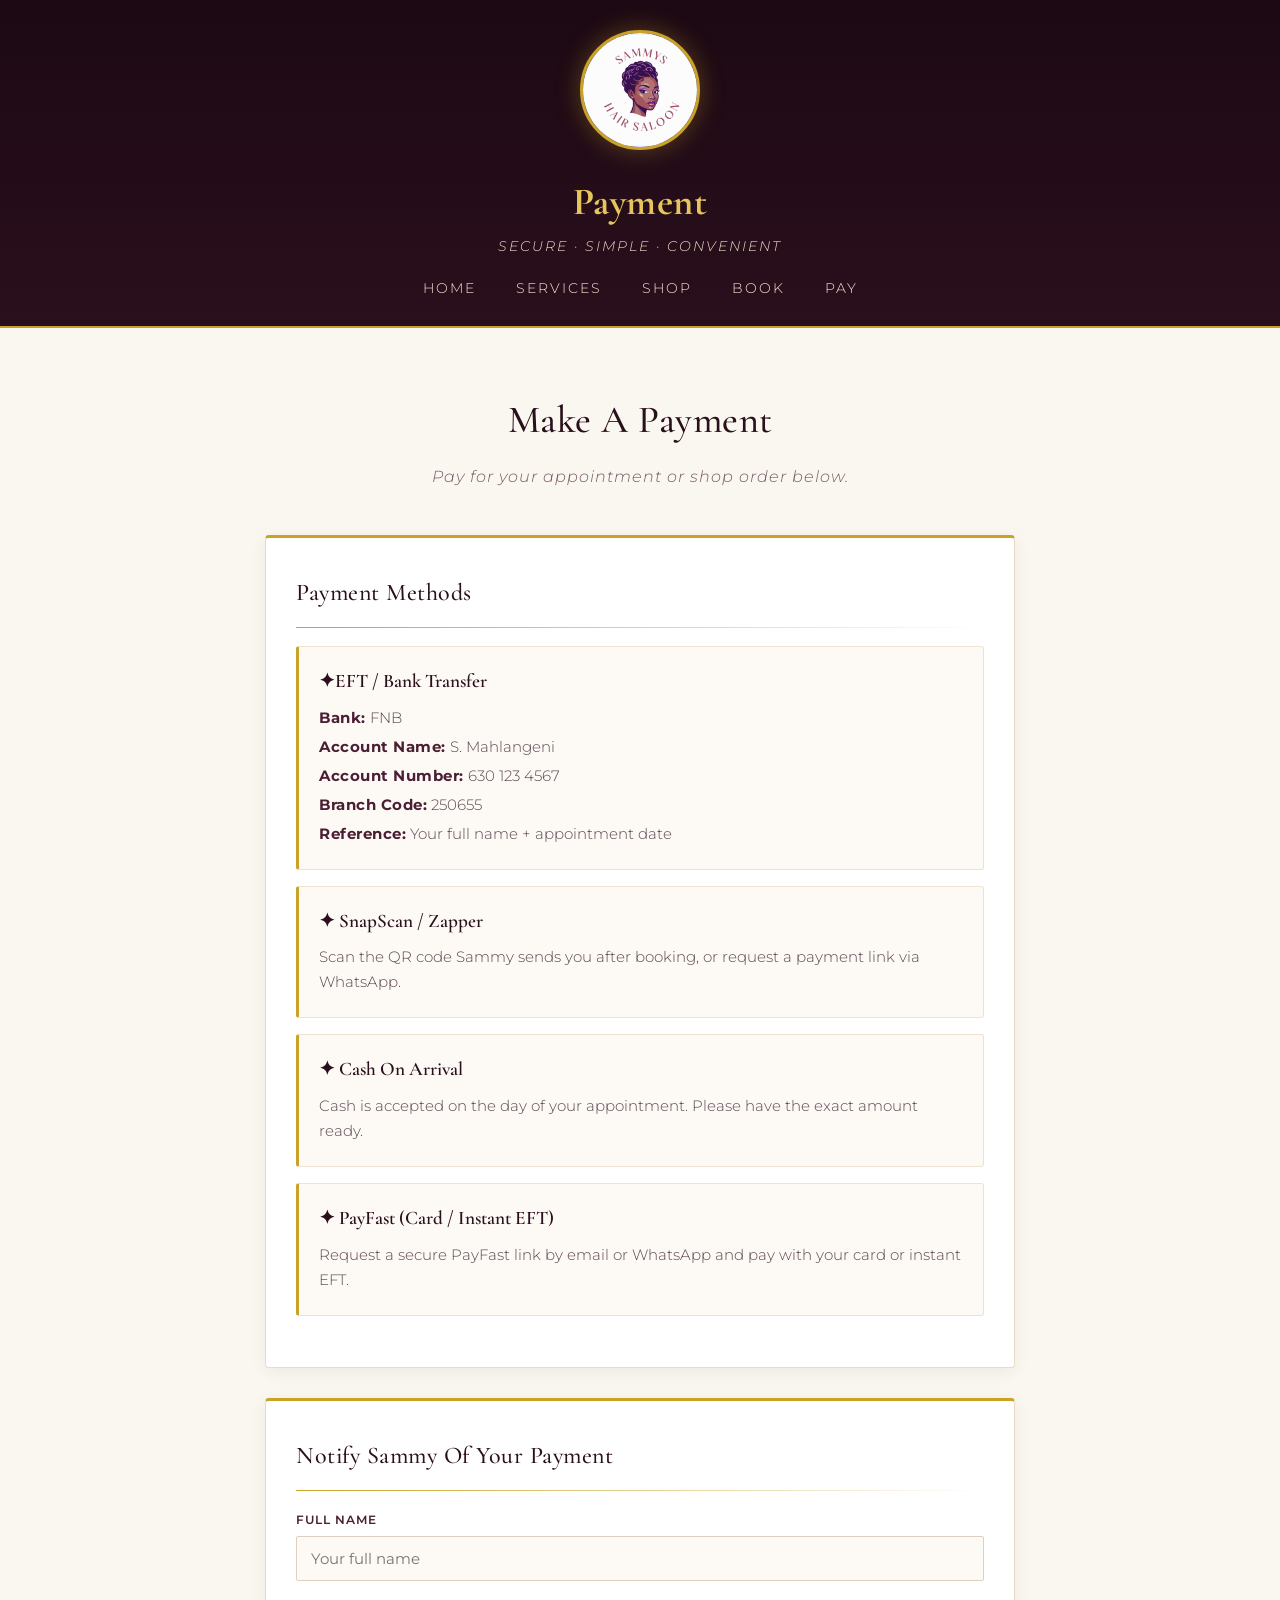
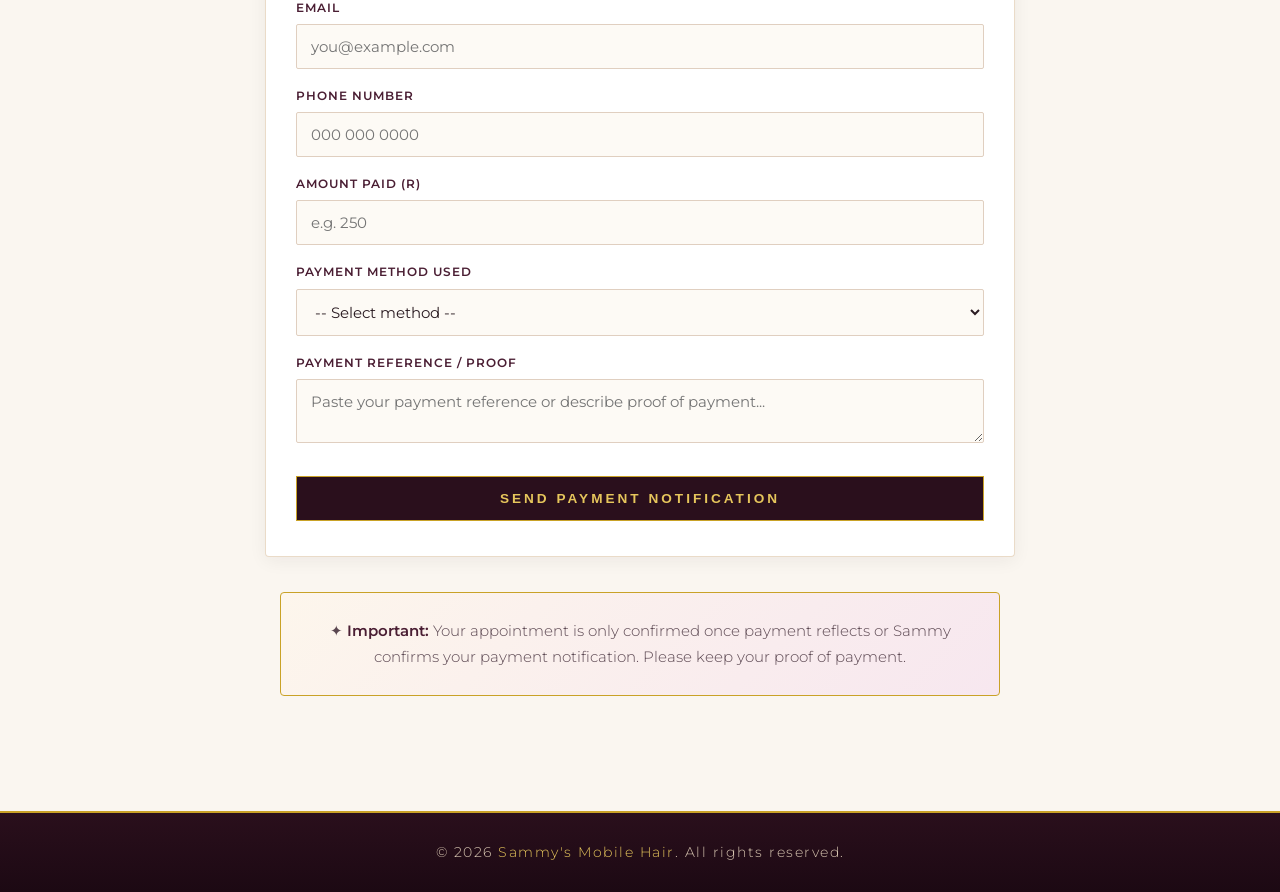
<file: payment.html>
<!DOCTYPE html>
<html lang="en">
<head>
    <meta charset="UTF-8">
    <meta name="viewport" content="width=device-width, initial-scale=1.0">
    <meta name="description" content="Pay for your Sammy's Mobile Hair appointment securely. EFT, SnapScan and cash accepted.">
    <title>Payment | Sammy's Mobile Hair</title>
    <link href="https://fonts.googleapis.com/css2?family=Cormorant+Garamond:wght@500;700&family=Montserrat:wght@300;400;600&display=swap" rel="stylesheet">
    <style>
        :root {
            --plum: #2a0f1c;
            --plum-soft: #4a1e33;
            --gold: #c9a227;
            --gold-soft: #e6c65c;
            --cream: #faf6f0;
            --text: #2b1c22;
        }
        * { box-sizing: border-box; margin: 0; padding: 0; }
        body {
            font-family: 'Montserrat', Arial, sans-serif;
            background: var(--cream);
            color: var(--text);
            line-height: 1.7;
            font-weight: 300;
        }
        h1, h2, h3 { font-family: 'Cormorant Garamond', Georgia, serif; letter-spacing: 0.5px; }

        header {
            background: linear-gradient(180deg, #1c0913 0%, #2a0f1c 100%);
            color: #fff;
            text-align: center;
            padding: 30px 20px 25px;
            border-bottom: 2px solid var(--gold);
        }
        header img {
            width: 120px; height: 120px;
            border-radius: 50%;
            object-fit: cover;
            border: 3px solid var(--gold);
            box-shadow: 0 0 25px rgba(201,162,39,0.35);
        }
        header h1 {
            color: var(--gold-soft);
            font-size: 2.4em;
            margin-top: 12px;
            font-weight: 700;
        }
        header p {
            color: #e8d9c5;
            font-style: italic;
            letter-spacing: 2px;
            text-transform: uppercase;
            font-size: 0.85em;
            margin-bottom: 15px;
        }
        nav { margin-top: 10px; }
        nav a {
            color: #f3e5d1;
            text-decoration: none;
            letter-spacing: 2px;
            text-transform: uppercase;
            font-size: 0.85em;
            margin: 0 14px;
            padding: 8px 4px;
            position: relative;
            transition: color 0.3s;
        }
        nav a::after {
            content: ""; position: absolute;
            left: 0; right: 0; bottom: 0;
            height: 1px; background: var(--gold);
            transform: scaleX(0);
            transition: transform 0.3s;
        }
        nav a:hover { color: var(--gold-soft); }
        nav a:hover::after { transform: scaleX(1); }

        main {
            max-width: 800px;
            margin: 0 auto;
            padding: 60px 25px;
        }
        main > h2 {
            text-align: center;
            color: var(--plum);
            font-size: 2.4em;
            margin-bottom: 10px;
            font-weight: 500;
        }
        .subtitle {
            text-align: center;
            color: #7a5a68;
            font-style: italic;
            margin-bottom: 45px;
            letter-spacing: 1px;
        }

        .payment-box {
            background: #fff;
            padding: 35px 30px;
            border-radius: 4px;
            border: 1px solid #eadbc8;
            border-top: 3px solid var(--gold);
            box-shadow: 0 4px 18px rgba(42,15,28,0.06);
            margin-bottom: 30px;
        }
        .payment-box h3 {
            color: var(--plum);
            font-size: 1.5em;
            margin-bottom: 18px;
            font-weight: 500;
            position: relative;
            padding-bottom: 14px;
        }
        .payment-box h3::after {
            content: "";
            position: absolute;
            left: 0; right: 0; bottom: 0;
            height: 1px;
            background: linear-gradient(90deg, var(--gold), transparent);
        }

        .method {
            background: #fdfaf5;
            border: 1px solid #f0e2d0;
            border-left: 3px solid var(--gold);
            padding: 18px 20px;
            margin-bottom: 16px;
            border-radius: 3px;
        }
        .method h4 {
            font-family: 'Cormorant Garamond', Georgia, serif;
            color: var(--plum);
            font-size: 1.2em;
            margin-bottom: 8px;
            font-weight: 600;
        }
        .method p {
            font-size: 0.92em;
            color: #5a4650;
            margin-bottom: 4px;
        }
        .method p strong {
            color: var(--plum-soft);
            letter-spacing: 0.5px;
        }

        label {
            display: block;
            font-weight: 600;
            color: var(--plum-soft);
            margin-bottom: 6px;
            margin-top: 16px;
            letter-spacing: 1px;
            text-transform: uppercase;
            font-size: 0.78em;
        }
        input, select, textarea {
            width: 100%;
            padding: 12px 14px;
            border: 1px solid #e0cfc0;
            border-radius: 2px;
            font-family: inherit;
            font-size: 0.95em;
            background: #fdfaf5;
            color: var(--text);
            transition: border-color 0.3s, box-shadow 0.3s;
        }
        input:focus, select:focus, textarea:focus {
            outline: none;
            border-color: var(--gold);
            box-shadow: 0 0 0 3px rgba(201,162,39,0.15);
            background: #fff;
        }
        button[type="submit"] {
            margin-top: 25px;
            background: var(--plum);
            color: var(--gold-soft);
            border: 1px solid var(--gold);
            padding: 14px 24px;
            font-size: 0.85em;
            font-weight: 600;
            letter-spacing: 3px;
            text-transform: uppercase;
            cursor: pointer;
            transition: all 0.3s;
            width: 100%;
        }
        button[type="submit"]:hover {
            background: var(--gold);
            color: var(--plum);
            letter-spacing: 4px;
        }

        .note {
            max-width: 720px;
            margin: 35px auto 0;
            text-align: center;
            padding: 25px 25px;
            background: linear-gradient(135deg, #fdf6ec, #f7e7ef);
            border: 1px solid var(--gold);
            border-radius: 4px;
        }
        .note p { color: #5a4650; font-size: 0.95em; }
        .note p span { color: var(--plum-soft); font-weight: 600; }

        footer {
            background: linear-gradient(180deg, #2a0f1c, #1c0913);
            color: #d7c5b0;
            text-align: center;
            padding: 28px 20px;
            margin-top: 55px;
            font-size: 0.85em;
            letter-spacing: 1.5px;
            border-top: 2px solid var(--gold);
        }
        footer p span { color: var(--gold-soft); }

        @media (max-width: 600px) {
            header h1 { font-size: 1.9em; }
            main > h2 { font-size: 1.9em; }
            .payment-box { padding: 25px 20px; }
            nav a { display: inline-block; margin: 6px 8px; font-size: 0.75em; }
        }
    </style>
</head>
<body>

<header>
    <img src="Screenshot 2026-09-15 091352.png" alt="Sammy's Mobile Hair Logo">
    <h1>Payment</h1>
    <p>Secure · Simple · Convenient</p>
    <nav>
        <a href="index.html">Home</a>
        <a href="service.html">Services</a>
        <a href="shop.html">Shop</a>
        <a href="contact.html">Book</a>
        <a href="payment.html">Pay</a>
    </nav>
</header>

<main>
    <h2>Make A Payment</h2>
    <p class="subtitle">Pay for your appointment or shop order below.</p>

    <div class="payment-box">
        <h3>Payment Methods</h3>

        <div class="method">
            <h4>✦EFT / Bank Transfer</h4>
            <p><strong>Bank:</strong> FNB</p>
            <p><strong>Account Name:</strong> S. Mahlangeni</p>
            <p><strong>Account Number:</strong> 630 123 4567</p>
            <p><strong>Branch Code:</strong> 250655</p>
            <p><strong>Reference:</strong> Your full name + appointment date</p>
        </div>

        <div class="method">
            <h4>✦ SnapScan / Zapper</h4>
            <p>Scan the QR code Sammy sends you after booking, or request a payment link via WhatsApp.</p>
        </div>

        <div class="method">
            <h4>✦ Cash On Arrival</h4>
            <p>Cash is accepted on the day of your appointment. Please have the exact amount ready.</p>
        </div>

        <div class="method">
            <h4>✦ PayFast (Card / Instant EFT)</h4>
            <p>Request a secure PayFast link by email or WhatsApp and pay with your card or instant EFT.</p>
        </div>
    </div>

    <div class="payment-box">
        <h3>Notify Sammy Of Your Payment</h3>
        <form action="mailto:samanthamahlangeni@gmail.com" method="post" enctype="text/plain">
            <label for="pay-name">Full Name</label>
            <input type="text" id="pay-name" name="name" placeholder="Your full name" required>

            <label for="pay-email">Email</label>
            <input type="email" id="pay-email" name="email" placeholder="you@example.com" required>

            <label for="pay-phone">Phone Number</label>
            <input type="tel" id="pay-phone" name="phone" placeholder="000 000 0000" required>

            <label for="pay-amount">Amount Paid (R)</label>
            <input type="number" id="pay-amount" name="amount" placeholder="e.g. 250" min="0" step="10" required>

            <label for="pay-method">Payment Method Used</label>
            <select id="pay-method" name="method" required>
                <option value="">-- Select method --</option>
                <option>EFT / Bank Transfer</option>
                <option>SnapScan / Zapper</option>
                <option>Cash On Arrival</option>
                <option>PayFast (Card / Instant EFT)</option>
            </select>

            <label for="pay-ref">Payment Reference / Proof</label>
            <textarea id="pay-ref" name="reference" placeholder="Paste your payment reference or describe proof of payment..." required></textarea>

            <button type="submit">Send Payment Notification</button>
        </form>
    </div>

    <div class="note">
        <p>✦ <span>Important:</span> Your appointment is only confirmed once payment reflects or Sammy confirms your payment notification. Please keep your proof of payment.</p>
    </div>
</main>

<footer>
    <p>&copy; 2026 <span>Sammy's Mobile Hair</span>. All rights reserved.</p>
</footer>

</body>
</html>
</file>
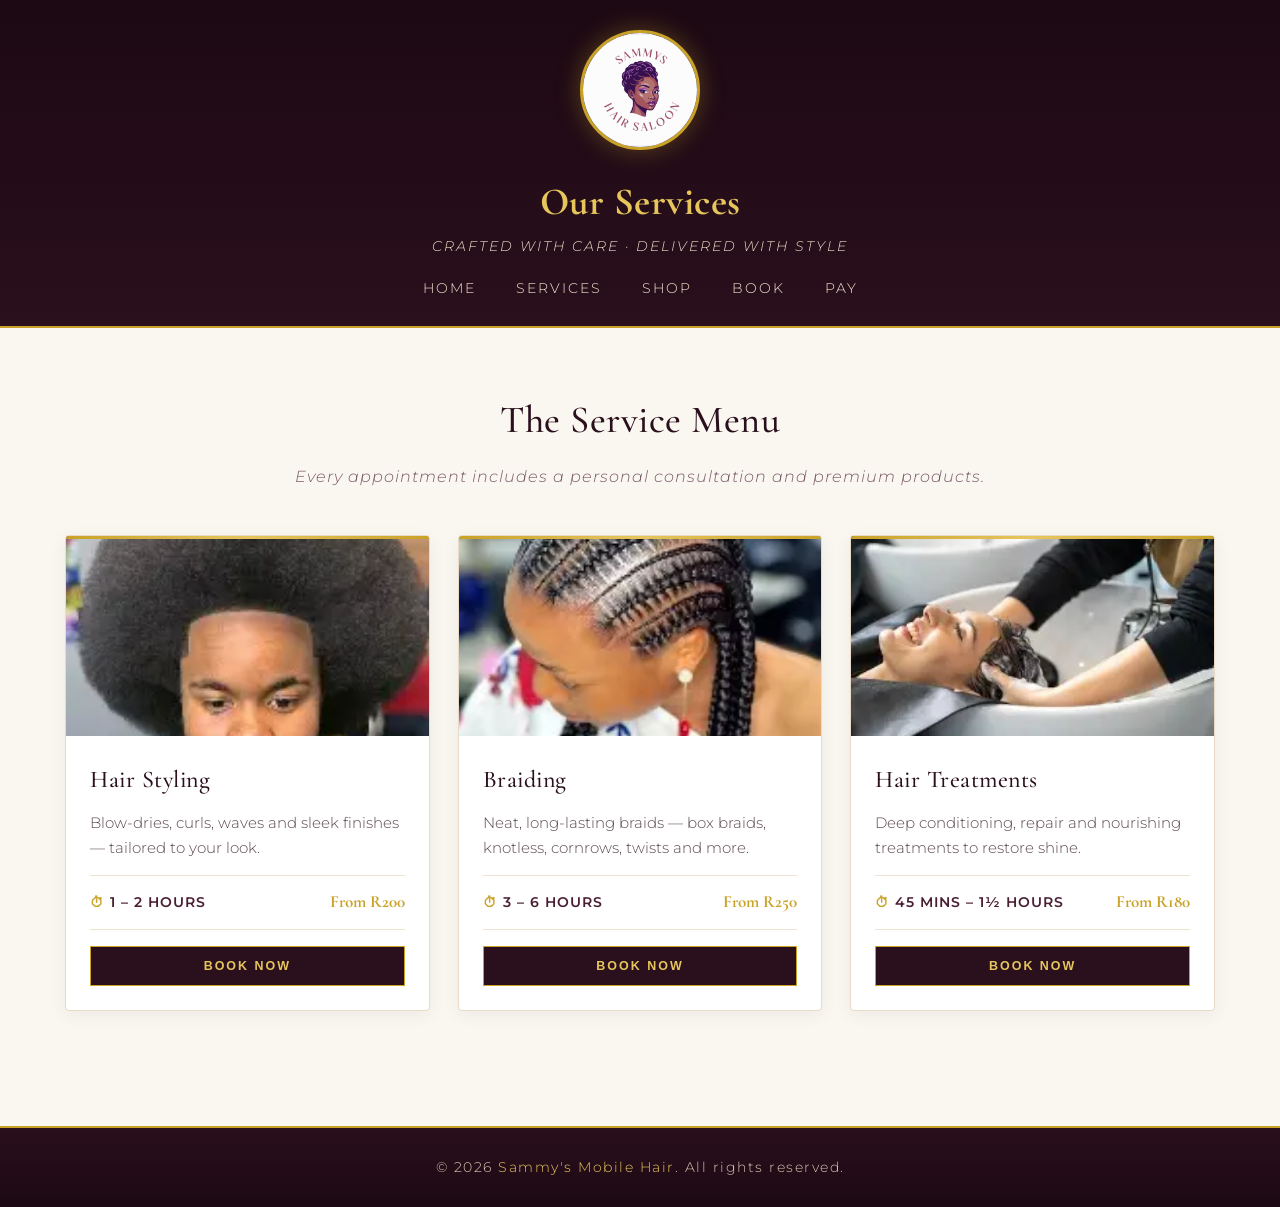
<file: service (2).html>
<!DOCTYPE html>
<html lang="en">
<head>
    <meta charset="UTF-8">
    <meta name="viewport" content="width=device-width, initial-scale=1.0">
    <meta name="description" content="Sammy's Mobile Hair services — styling, braiding, treatments and special occasion hair.">
    <title>Services | Sammy's Mobile Hair</title>
    <link href="https://fonts.googleapis.com/css2?family=Cormorant+Garamond:wght@500;700&family=Montserrat:wght@300;400;600&display=swap" rel="stylesheet">
    <link rel="stylesheet" href="style.css">
</head>
<body>

<header>
    <img src="Screenshot 2026-09-15 091352.png" alt="Sammy's Mobile Hair Logo">
    <h1>Our Services</h1>
    <p>Crafted With Care · Delivered With Style</p>
    <nav>
        <a href="index.html">Home</a>
        <a href="service.html">Services</a>
        <a href="shop.html">Shop</a>
        <a href="contact.html">Book</a>
        <a href="payment.html">Pay</a>
    </nav>
</header>

<main>
    <h2>The Service Menu</h2>
    <p class="subtitle">Every appointment includes a personal consultation and premium products.</p>

    <div class="container">
        <div class="card">
            <img src="OIP (2).webp" alt="Hair styling service">
            <div class="card-content">
                <h3>Hair Styling</h3>
                <p>Blow-dries, curls, waves and sleek finishes — tailored to your look.</p>
                <div class="meta">
                    <span class="duration">1 – 2 hours</span>
                    <span class="price">From R200</span>
                </div>
                <button onclick="window.location.href='contact.html'">Book Now</button>
            </div>
        </div>

        <div class="card">
            <img src="OIP (1).webp" alt="Braiding service">
            <div class="card-content">
                <h3>Braiding</h3>
                <p>Neat, long-lasting braids — box braids, knotless, cornrows, twists and more.</p>
                <div class="meta">
                    <span class="duration">3 – 6 hours</span>
                    <span class="price">From R250</span>
                </div>
                <button onclick="window.location.href='contact.html'">Book Now</button>
            </div>
        </div>
        
        <div class="card">
            <img src="OIP (3).webp" alt="Hair treatment service">
            <div class="card-content">
                <h3>Hair Treatments</h3>
                <p>Deep conditioning, repair and nourishing treatments to restore shine.</p>
                <div class="meta">
                    <span class="duration">45 mins – 1½ hours</span>
                    <span class="price">From R180</span>
                </div>
                <button onclick="window.location.href='contact.html'">Book Now</button>
            </div>
        </div>
    </div>
</main>

<footer>
    <p>&copy; 2026 <span>Sammy's Mobile Hair</span>. All rights reserved.</p>
</footer>

<script src="script.js"></script>
</body>
</html>
</file>
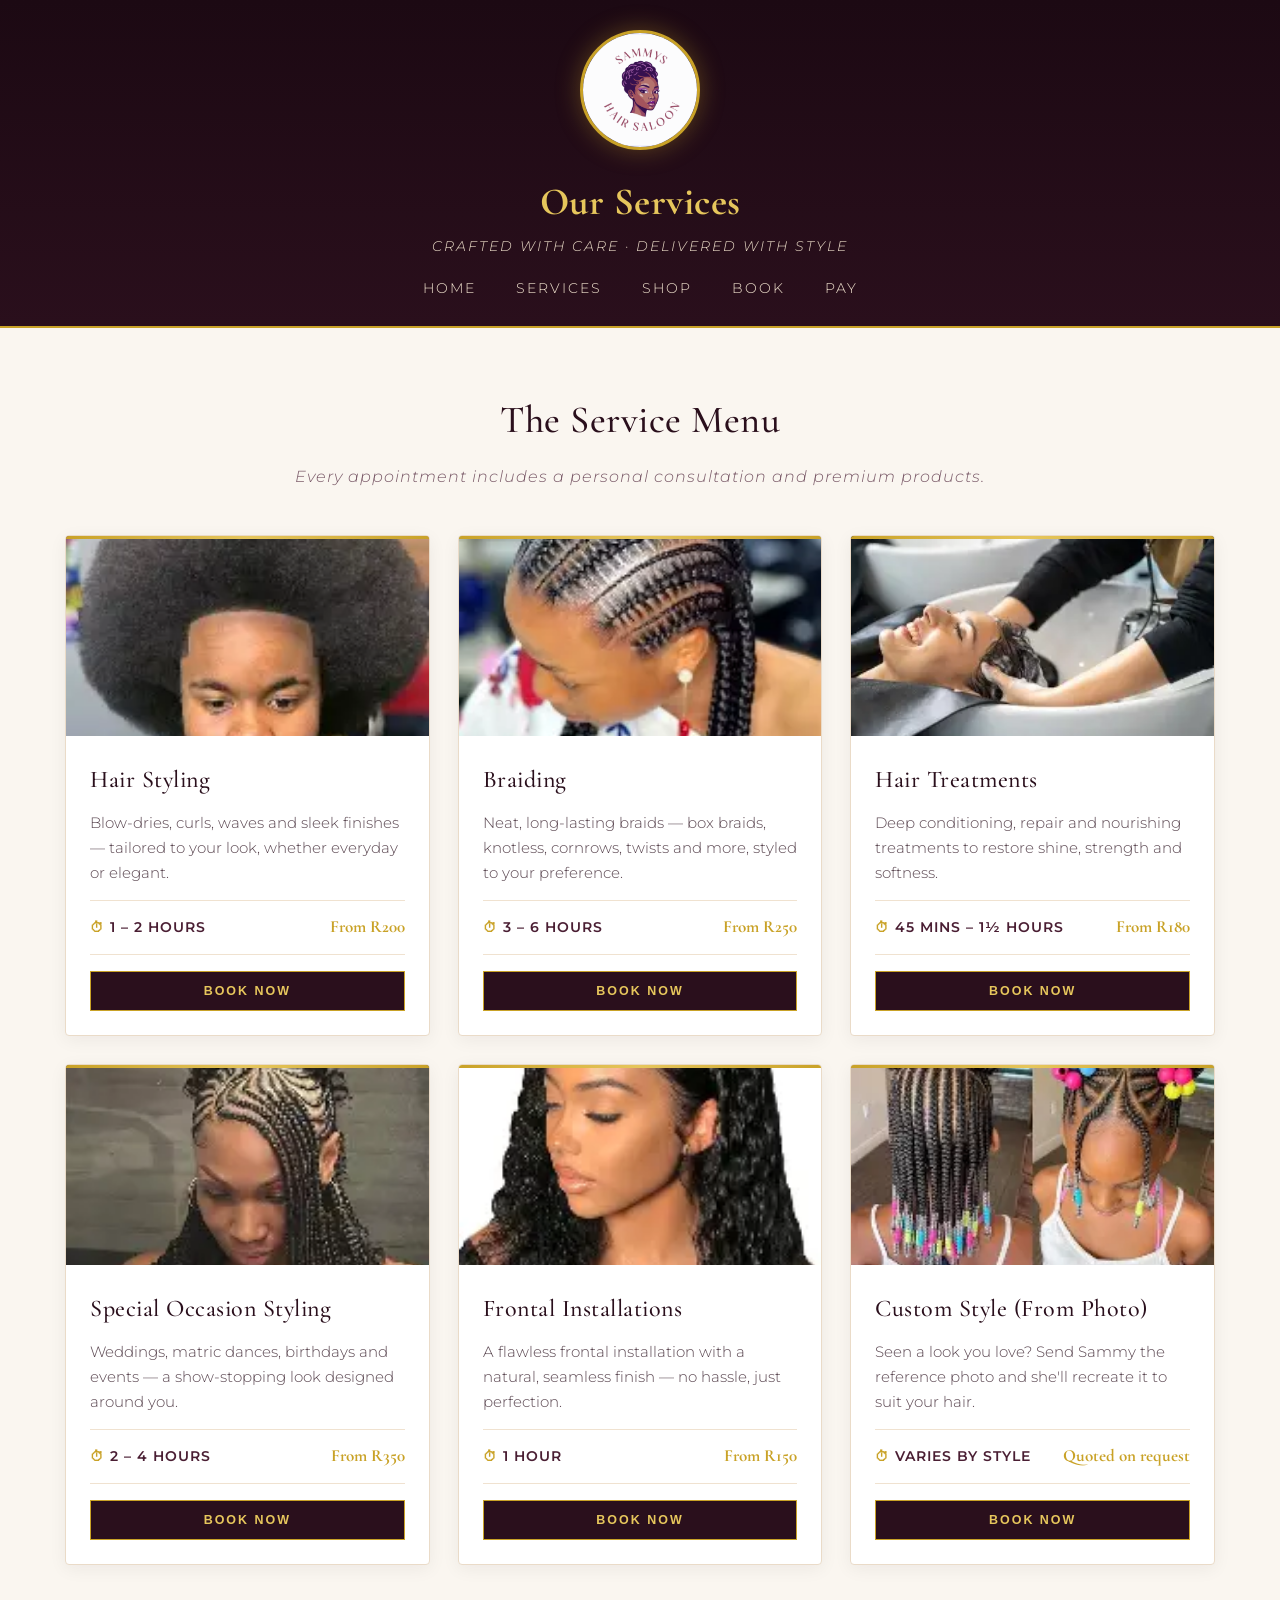
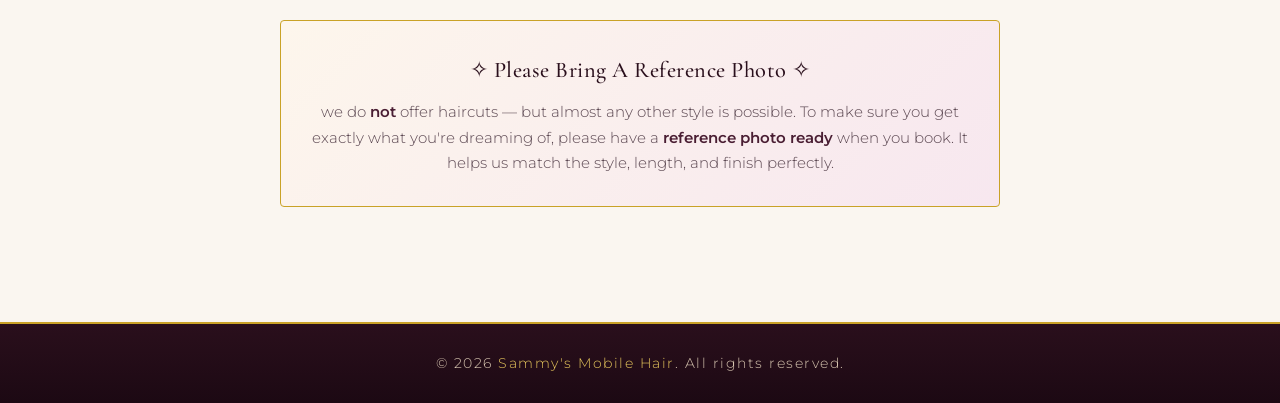
<file: service.html>
<!DOCTYPE html>
<html lang="en">
<head>
    <meta charset="UTF-8">
    <meta name="viewport" content="width=device-width, initial-scale=1.0">
    <meta name="description" content="Sammy's Mobile Hair services — styling, braiding, treatments and special occasion hair. Bring a reference photo and Sammy will recreate the look.">
    <title>Services | Sammy's Mobile Hair</title>
    <link href="https://fonts.googleapis.com/css2?family=Cormorant+Garamond:wght@500;700&family=Montserrat:wght@300;400;600&display=swap" rel="stylesheet">
    <style>
        :root {
            --plum: #2a0f1c;
            --plum-soft: #4a1e33;
            --gold: #c9a227;
            --gold-soft: #e6c65c;
            --cream: #faf6f0;
            --text: #2b1c22;
        }
        * { box-sizing: border-box; margin: 0; padding: 0; }
        body {
            font-family: 'Montserrat', Arial, sans-serif;
            background: var(--cream);
            color: var(--text);
            line-height: 1.7;
            font-weight: 300;
        }
        h1, h2, h3 { font-family: 'Cormorant Garamond', Georgia, serif; letter-spacing: 0.5px; }

        header {
            background: linear-gradient(180deg, #1c0913 0%, #2a0f1c 100%);
            color: #fff;
            text-align: center;
            padding: 30px 20px 25px;
            border-bottom: 2px solid var(--gold);
        }
        header img {
            width: 120px; height: 120px;
            border-radius: 50%;
            object-fit: cover;
            border: 3px solid var(--gold);
            box-shadow: 0 0 25px rgba(201,162,39,0.35);
        }
        header h1 {
            color: var(--gold-soft);
            font-size: 2.4em;
            margin-top: 12px;
            font-weight: 700;
        }
        header p {
            color: #e8d9c5;
            font-style: italic;
            letter-spacing: 2px;
            text-transform: uppercase;
            font-size: 0.85em;
            margin-bottom: 15px;
        }
        nav a {
            color: #f3e5d1;
            text-decoration: none;
            letter-spacing: 2px;
            text-transform: uppercase;
            font-size: 0.85em;
            margin: 0 14px;
            padding: 8px 4px;
            position: relative;
            transition: color 0.3s;
        }
        nav a::after {
            content: ""; position: absolute;
            left: 0; right: 0; bottom: 0;
            height: 1px; background: var(--gold);
            transform: scaleX(0);
            transition: transform 0.3s;
        }
        nav a:hover { color: var(--gold-soft); }
        nav a:hover::after { transform: scaleX(1); }

        main {
            max-width: 1200px;
            margin: 0 auto;
            padding: 60px 25px;
        }
        main > h2 {
            text-align: center;
            color: var(--plum);
            font-size: 2.4em;
            margin-bottom: 10px;
            font-weight: 500;
        }
        .subtitle {
            text-align: center;
            color: #7a5a68;
            font-style: italic;
            margin-bottom: 45px;
            letter-spacing: 1px;
        }

        .container {
            display: grid;
            grid-template-columns: repeat(auto-fit, minmax(280px, 1fr));
            gap: 28px;
        }
        .card {
            background: #fff;
            border-radius: 4px;
            overflow: hidden;
            border: 1px solid #eadbc8;
            box-shadow: 0 4px 18px rgba(42,15,28,0.06);
            transition: transform 0.3s, box-shadow 0.3s;
            display: flex;
            flex-direction: column;
            position: relative;
        }
        .card::before {
            content: "";
            position: absolute;
            top: 0; left: 0; right: 0;
            height: 3px;
            background: linear-gradient(90deg, var(--gold), var(--gold-soft), var(--gold));
        }
        .card:hover {
            transform: translateY(-6px);
            box-shadow: 0 12px 28px rgba(42,15,28,0.14);
        }
        .card img {
            width: 100%;
            height: 200px;
            object-fit: cover;
            background: #f0e2d0;
        }
        .card-content {
            padding: 24px;
            flex: 1;
            display: flex;
            flex-direction: column;
        }
        .card-content h3 {
            color: var(--plum);
            font-size: 1.5em;
            margin-bottom: 10px;
            font-weight: 500;
        }
        .card-content p {
            color: #5a4650;
            font-size: 0.92em;
            margin-bottom: 14px;
            flex: 1;
        }
        .meta {
            display: flex;
            justify-content: space-between;
            align-items: center;
            padding: 12px 0;
            border-top: 1px solid #f0e2d0;
            border-bottom: 1px solid #f0e2d0;
            margin-bottom: 16px;
            font-size: 0.85em;
        }
        .duration {
            color: var(--plum-soft);
            letter-spacing: 1px;
            text-transform: uppercase;
            font-weight: 600;
        }
        .duration::before {
            content: "⏱ ";
            color: var(--gold);
        }
        .price {
            color: var(--gold);
            font-weight: 700;
            font-family: 'Cormorant Garamond', serif;
            font-size: 1.25em;
        }
        .card button {
            background: var(--plum);
            color: var(--gold-soft);
            border: 1px solid var(--gold);
            padding: 12px 16px;
            border-radius: 0;
            cursor: pointer;
            font-weight: 600;
            letter-spacing: 2px;
            text-transform: uppercase;
            font-size: 0.78em;
            transition: all 0.3s;
        }
        .card button:hover {
            background: var(--gold);
            color: var(--plum);
        }

        .note {
            max-width: 720px;
            margin: 55px auto 0;
            text-align: center;
            padding: 30px 25px;
            background: linear-gradient(135deg, #fdf6ec, #f7e7ef);
            border: 1px solid var(--gold);
            border-radius: 4px;
        }
        .note h3 {
            color: var(--plum);
            font-size: 1.4em;
            margin-bottom: 10px;
            font-weight: 500;
        }
        .note p { color: #5a4650; font-size: 0.95em; }
        .note p span { color: var(--plum-soft); font-weight: 600; }

        footer {
            background: linear-gradient(180deg, #2a0f1c, #1c0913);
            color: #d7c5b0;
            text-align: center;
            padding: 28px 20px;
            margin-top: 55px;
            font-size: 0.85em;
            letter-spacing: 1.5px;
            border-top: 2px solid var(--gold);
        }
        footer p span { color: var(--gold-soft); }
    </style>
</head>
<body>

<header>
    <img src="Screenshot 2026-09-15 091352.png" alt="Sammy's Mobile Hair Logo">
    <h1>Our Services</h1>
    <p>Crafted With Care · Delivered With Style</p>
    <nav>
         <a href="index.html">Home</a>
        <a href="service.html">Services</a>
        <a href="shop.html">shop</a>
        <a href="contact.html">Book</a>
             <a href="payment.html">pay</a>
    </nav>
</header>

<main>
    <h2>The Service Menu</h2>
    <p class="subtitle">Every appointment includes a personal consultation and premium products.</p>

    <div class="container">

        <div class="card">
            <img src="OIP (2).webp" alt="Hair styling service">
            <div class="card-content">
                <h3>Hair Styling</h3>
                <p>Blow-dries, curls, waves and sleek finishes — tailored to your look, whether everyday or elegant.</p>
                <div class="meta">
                    <span class="duration">1 – 2 hours</span>
                    <span class="price">From R200</span>
                </div>
                <button onclick="window.location.href='contact.html'">Book Now</button>
            </div>
        </div>

        <div class="card">
            <img src="OIP (1).webp" alt="Braiding service">
            <div class="card-content">
                <h3>Braiding</h3>
                <p>Neat, long-lasting braids — box braids, knotless, cornrows, twists and more, styled to your preference.</p>
                <div class="meta">
                    <span class="duration">3 – 6 hours</span>
                    <span class="price">From R250</span>
                </div>
                <button onclick="window.location.href='contact.html'">Book Now</button>
            </div>
        </div>

        <div class="card">
            <img src="OIP (3).webp" alt="Hair treatment service">
            <div class="card-content">
                <h3>Hair Treatments</h3>
                <p>Deep conditioning, repair and nourishing treatments to restore shine, strength and softness.</p>
                <div class="meta">
                    <span class="duration">45 mins – 1½ hours</span>
                    <span class="price">From R180</span>
                </div>
                <button onclick="window.location.href='contact.html'">Book Now</button>
            </div>
        </div>

        <div class="card">
            <img src="OIP (4).webp" alt="Special occasion styling">
            <div class="card-content">
                <h3>Special Occasion Styling</h3>
                <p>Weddings, matric dances, birthdays and events — a show-stopping look designed around you.</p>
                <div class="meta">
                    <span class="duration">2 – 4 hours</span>
                    <span class="price">From R350</span>
                </div>
                <button onclick="window.location.href='contact.html'">Book Now</button>
            </div>
        </div>

      <div class="card">
    <img src="download (2).webp" alt="Frontal installation service">
    <div class="card-content">
        <h3>Frontal Installations</h3>
        <p>A flawless frontal installation with a natural, seamless finish — no hassle, just perfection.</p>
        <div class="meta">
            <span class="duration">1 hour</span>
            <span class="price">From R150</span>
        </div>
        <button onclick="window.location.href='contact.html'">Book Now</button>
    </div>
</div>
  <div class="card">
            <img src="OIP.webp" alt="Custom style from reference photo">
            <div class="card-content">
                <h3>Custom Style (From Photo)</h3>
                <p>Seen a look you love? Send Sammy the reference photo and she'll recreate it to suit your hair.</p>
                <div class="meta">
                    <span class="duration">Varies by style</span>
                    <span class="price">Quoted on request</span>
                </div>
                <button onclick="window.location.href='contact.html'">Book Now</button>
            </div>
        </div>

    </div>

    <div class="note">
        <h3>✧ Please Bring A Reference Photo ✧</h3>
        <p>we do <span>not</span> offer haircuts — but almost any other style is possible. To make sure you get exactly what you're dreaming of, please have a <span>reference photo ready</span> when you book. It helps us match the style, length, and finish perfectly.</p>
    </div>

</main>

<footer>
    <p>&copy; 2026 <span>Sammy's Mobile Hair</span>. All rights reserved.</p>
</footer>

</body>
</html>
</file>
<file: style.css>
:root {
    --plum: #2a0f1c;
    --plum-soft: #4a1e33;
    --gold: #c9a227;
    --gold-soft: #e6c65c;
    --cream: #faf6f0;
    --text: #2b1c22;
}
* { box-sizing: border-box; margin: 0; padding: 0; }
body {
    font-family: 'Montserrat', Arial, sans-serif;
    background: var(--cream);
    color: var(--text);
    line-height: 1.7;
    font-weight: 300;
}
h1, h2, h3 { font-family: 'Cormorant Garamond', Georgia, serif; letter-spacing: 0.5px; }

/* Header & Nav */
header {
    background: linear-gradient(180deg, #1c0913 0%, #2a0f1c 100%);
    color: #fff;
    text-align: center;
    padding: 30px 20px 25px;
    border-bottom: 2px solid var(--gold);
}
header img {
    width: 120px; height: 120px;
    border-radius: 50%;
    object-fit: cover;
    border: 3px solid var(--gold);
    box-shadow: 0 0 25px rgba(201,162,39,0.35);
}
header h1 {
    color: var(--gold-soft);
    font-size: 2.4em;
    margin-top: 12px;
    font-weight: 700;
}
header p, header p.tagline {
    color: #e8d9c5;
    font-style: italic;
    letter-spacing: 2px;
    text-transform: uppercase;
    font-size: 0.85em;
    margin-bottom: 15px;
}
nav { margin-top: 10px; }
nav a {
    color: #f3e5d1;
    text-decoration: none;
    letter-spacing: 2px;
    text-transform: uppercase;
    font-size: 0.85em;
    margin: 0 14px;
    padding: 8px 4px;
    position: relative;
    transition: color 0.3s;
}
nav a::after {
    content: ""; position: absolute;
    left: 0; right: 0; bottom: 0;
    height: 1px; background: var(--gold);
    transform: scaleX(0);
    transition: transform 0.3s;
}
nav a:hover { color: var(--gold-soft); }
nav a:hover::after { transform: scaleX(1); }

/* Main Layouts */
main {
    max-width: 1200px;
    margin: 0 auto;
    padding: 60px 25px;
}
main > h2 {
    text-align: center;
    color: var(--plum);
    font-size: 2.4em;
    margin-bottom: 10px;
    font-weight: 500;
}
.subtitle {
    text-align: center;
    color: #7a5a68;
    font-style: italic;
    margin-bottom: 45px;
    letter-spacing: 1px;
}

/* Hero Section (Index) */
.hero {
    text-align: center;
    padding: 90px 20px;
    background: radial-gradient(circle at 50% 20%, rgba(201,162,39,0.10), transparent 60%), linear-gradient(135deg, #fdf6ec 0%, #f5e6ee 100%);
    border-bottom: 1px solid #eadbc8;
}
.hero h2 { font-size: 3em; color: var(--plum); margin-bottom: 15px; font-weight: 500; }
.hero h2 span { color: var(--gold); font-style: italic; }
.hero p { max-width: 620px; margin: 0 auto 28px; color: #5a4650; font-size: 1.05em; }

.btn {
    display: inline-block;
    background: var(--plum);
    color: var(--gold-soft);
    padding: 14px 40px;
    text-decoration: none;
    font-weight: 600;
    letter-spacing: 3px;
    text-transform: uppercase;
    font-size: 0.8em;
    border: 1px solid var(--gold);
    transition: all 0.3s;
}
.btn:hover { background: var(--gold); color: var(--plum); letter-spacing: 4px; }

/* Sections & Cards */
section { margin-bottom: 55px; }
section h2 {
    color: var(--plum);
    font-size: 2em;
    text-align: center;
    margin-bottom: 25px;
    position: relative;
    padding-bottom: 18px;
    font-weight: 500;
}
section h2::after {
    content: "❦"; color: var(--gold); position: absolute;
    bottom: -6px; left: 50%; transform: translateX(-50%);
    background: var(--cream); padding: 0 12px; font-size: 0.8em;
}
section h2::before {
    content: ""; position: absolute;
    left: 25%; right: 25%; bottom: 8px; height: 1px;
    background: linear-gradient(90deg, transparent, var(--gold), transparent);
}
section ul { list-style: none; display: grid; grid-template-columns: repeat(auto-fit, minmax(200px, 1fr)); gap: 14px; }
section ul li {
    background: #fff; padding: 18px 20px; border-radius: 4px;
    border: 1px solid #eadbc8; border-left: 3px solid var(--gold);
    box-shadow: 0 2px 10px rgba(42,15,28,0.04); text-align: center;
    font-size: 0.95em; letter-spacing: 0.5px;
}
.why p { background: #fff; padding: 14px 22px; border-radius: 4px; margin-bottom: 10px; border: 1px solid #f0e2d0; box-shadow: 0 1px 6px rgba(42,15,28,0.04); font-size: 0.95em; }
.why p strong { color: var(--plum-soft); }
.book-cta { text-align: center; background: linear-gradient(135deg, #2a0f1c, #4a1e33); padding: 50px 25px; border-radius: 4px; color: #fff; border: 1px solid var(--gold); }
.book-cta h2 { color: var(--gold-soft); }
.book-cta h2::before, .book-cta h2::after { display: none; }
.book-cta p { color: #e8d9c5; margin-bottom: 22px; }
.book-cta .btn { background: var(--gold); color: var(--plum); border-color: var(--gold-soft); }
.book-cta .btn:hover { background: transparent; color: var(--gold-soft); }

/* Service & Shop Grids */
.container { display: grid; grid-template-columns: repeat(auto-fit, minmax(280px, 1fr)); gap: 28px; }
.card {
    background: #fff; border-radius: 4px; overflow: hidden;
    border: 1px solid #eadbc8; box-shadow: 0 4px 18px rgba(42,15,28,0.06);
    transition: transform 0.3s, box-shadow 0.3s; display: flex; flex-direction: column; position: relative;
}
.card::before { content: ""; position: absolute; top: 0; left: 0; right: 0; height: 3px; background: linear-gradient(90deg, var(--gold), var(--gold-soft), var(--gold)); }
.card:hover { transform: translateY(-6px); box-shadow: 0 12px 28px rgba(42,15,28,0.14); }
.card img { width: 100%; height: 200px; object-fit: cover; background: #f0e2d0; }
.card-content { padding: 24px; flex: 1; display: flex; flex-direction: column; }
.card-content h3 { color: var(--plum); font-size: 1.5em; margin-bottom: 10px; font-weight: 500; }
.card-content p { color: #5a4650; font-size: 0.92em; margin-bottom: 14px; flex: 1; }
.meta { display: flex; justify-content: space-between; align-items: center; padding: 12px 0; border-top: 1px solid #f0e2d0; border-bottom: 1px solid #f0e2d0; margin-bottom: 16px; font-size: 0.85em; }
.duration { color: var(--plum-soft); letter-spacing: 1px; text-transform: uppercase; font-weight: 600; }
.duration::before { content: "⏱ "; color: var(--gold); }
.price { color: var(--gold); font-weight: 700; font-family: 'Cormorant Garamond', serif; font-size: 1.25em; }
.card button { background: var(--plum); color: var(--gold-soft); border: 1px solid var(--gold); padding: 12px 16px; cursor: pointer; font-weight: 600; letter-spacing: 2px; text-transform: uppercase; font-size: 0.78em; transition: all 0.3s; }
.card button:hover { background: var(--gold); color: var(--plum); }

/* Forms */
form { background: #fff; padding: 35px 30px; border-radius: 4px; border: 1px solid #eadbc8; box-shadow: 0 4px 18px rgba(42,15,28,0.06); }
form h3 { color: var(--plum); font-size: 1.5em; margin-bottom: 20px; text-align: center; font-weight: 500; position: relative; padding-bottom: 14px; }
form h3::after { content: ""; position: absolute; left: 30%; right: 30%; bottom: 0; height: 1px; background: linear-gradient(90deg, transparent, var(--gold), transparent); }
label { display: block; font-weight: 600; color: var(--plum-soft); margin-bottom: 6px; margin-top: 16px; letter-spacing: 1px; text-transform: uppercase; font-size: 0.78em; }
input, select, textarea { width: 100%; padding: 12px 14px; border: 1px solid #e0cfc0; border-radius: 2px; font-family: inherit; font-size: 0.95em; background: #fdfaf5; color: var(--text); transition: border-color 0.3s, box-shadow 0.3s; }
input:focus, select:focus, textarea:focus { outline: none; border-color: var(--gold); box-shadow: 0 0 0 3px rgba(201,162,39,0.15); background: #fff; }
textarea { resize: vertical; min-height: 110px; }
button[type="submit"] { margin-top: 25px; background: var(--plum); color: var(--gold-soft); border: 1px solid var(--gold); padding: 14px 24px; font-size: 0.85em; font-weight: 600; letter-spacing: 3px; text-transform: uppercase; cursor: pointer; transition: all 0.3s; width: 100%; }
button[type="submit"]:hover { background: var(--gold); color: var(--plum); letter-spacing: 4px; }
.hint, .error-message { font-size: 0.82em; font-style: italic; margin-top: 6px; letter-spacing: 0.5px; }
.hint { color: #7a5a68; }
.error-message { color: #d9534f; display: none; }

/* Payment & Details Boxes */
.details, .payment-box { background: #fff; padding: 30px 28px; border-radius: 4px; border: 1px solid #eadbc8; border-top: 3px solid var(--gold); box-shadow: 0 4px 18px rgba(42,15,28,0.06); margin-bottom: 35px; }
.details h3, .payment-box h3 { color: var(--plum); margin-bottom: 15px; font-size: 1.4em; font-weight: 500; position: relative; padding-bottom: 14px; }
.payment-box h3::after { content: ""; position: absolute; left: 0; right: 0; bottom: 0; height: 1px; background: linear-gradient(90deg, var(--gold), transparent); }
.details p, .method p { margin-bottom: 8px; font-size: 0.92em; color: #5a4650; }
.details p strong, .method p strong { color: var(--plum-soft); letter-spacing: 1px; }
.details a { color: var(--gold); text-decoration: none; font-weight: 600; }
.details a:hover { text-decoration: underline; }
.method { background: #fdfaf5; border: 1px solid #f0e2d0; border-left: 3px solid var(--gold); padding: 18px 20px; margin-bottom: 16px; border-radius: 3px; }
.method h4 { font-family: 'Cormorant Garamond', Georgia, serif; color: var(--plum); font-size: 1.2em; margin-bottom: 8px; font-weight: 600; }

/* Notes & Footer */
.note { max-width: 720px; margin: 35px auto 0; text-align: center; padding: 25px; background: linear-gradient(135deg, #fdf6ec, #f7e7ef); border: 1px solid var(--gold); border-radius: 4px; }
.note p { color: #5a4650; font-size: 0.95em; }
.note p span { color: var(--plum-soft); font-weight: 600; }
footer { background: linear-gradient(180deg, #2a0f1c, #1c0913); color: #d7c5b0; text-align: center; padding: 28px 20px; margin-top: 55px; font-size: 0.85em; letter-spacing: 1.5px; border-top: 2px solid var(--gold); }
footer p span { color: var(--gold-soft); }

/* Interactivity & SEO Additions */
.search-container { margin-bottom: 30px; text-align: center; }
#productSearch { max-width: 400px; margin: 0 auto; padding: 12px 20px; border-radius: 30px; border: 1px solid var(--gold); }
.gallery-img { cursor: pointer; transition: opacity 0.3s; }
.gallery-img:hover { opacity: 0.8; }
.lightbox { display: none; position: fixed; z-index: 1000; left: 0; top: 0; width: 100%; height: 100%; background-color: rgba(0,0,0,0.9); justify-content: center; align-items: center; }
.lightbox img { max-width: 90%; max-height: 90%; border: 3px solid var(--gold); }
.lightbox .close { position: absolute; top: 20px; right: 35px; color: #fff; font-size: 40px; font-weight: bold; cursor: pointer; }
.fade-in { opacity: 0; transform: translateY(20px); transition: opacity 0.6s ease-out, transform 0.6s ease-out; }
.fade-in.visible { opacity: 1; transform: translateY(0); }

@media (max-width: 600px) {
    header h1 { font-size: 1.9em; }
    main > h2 { font-size: 1.9em; }
    .hero h2 { font-size: 2.1em; }
    .hero { padding: 60px 15px; }
    nav a { display: inline-block; margin: 6px 8px; font-size: 0.75em; }
    form { padding: 25px 20px; }
}
</file>
